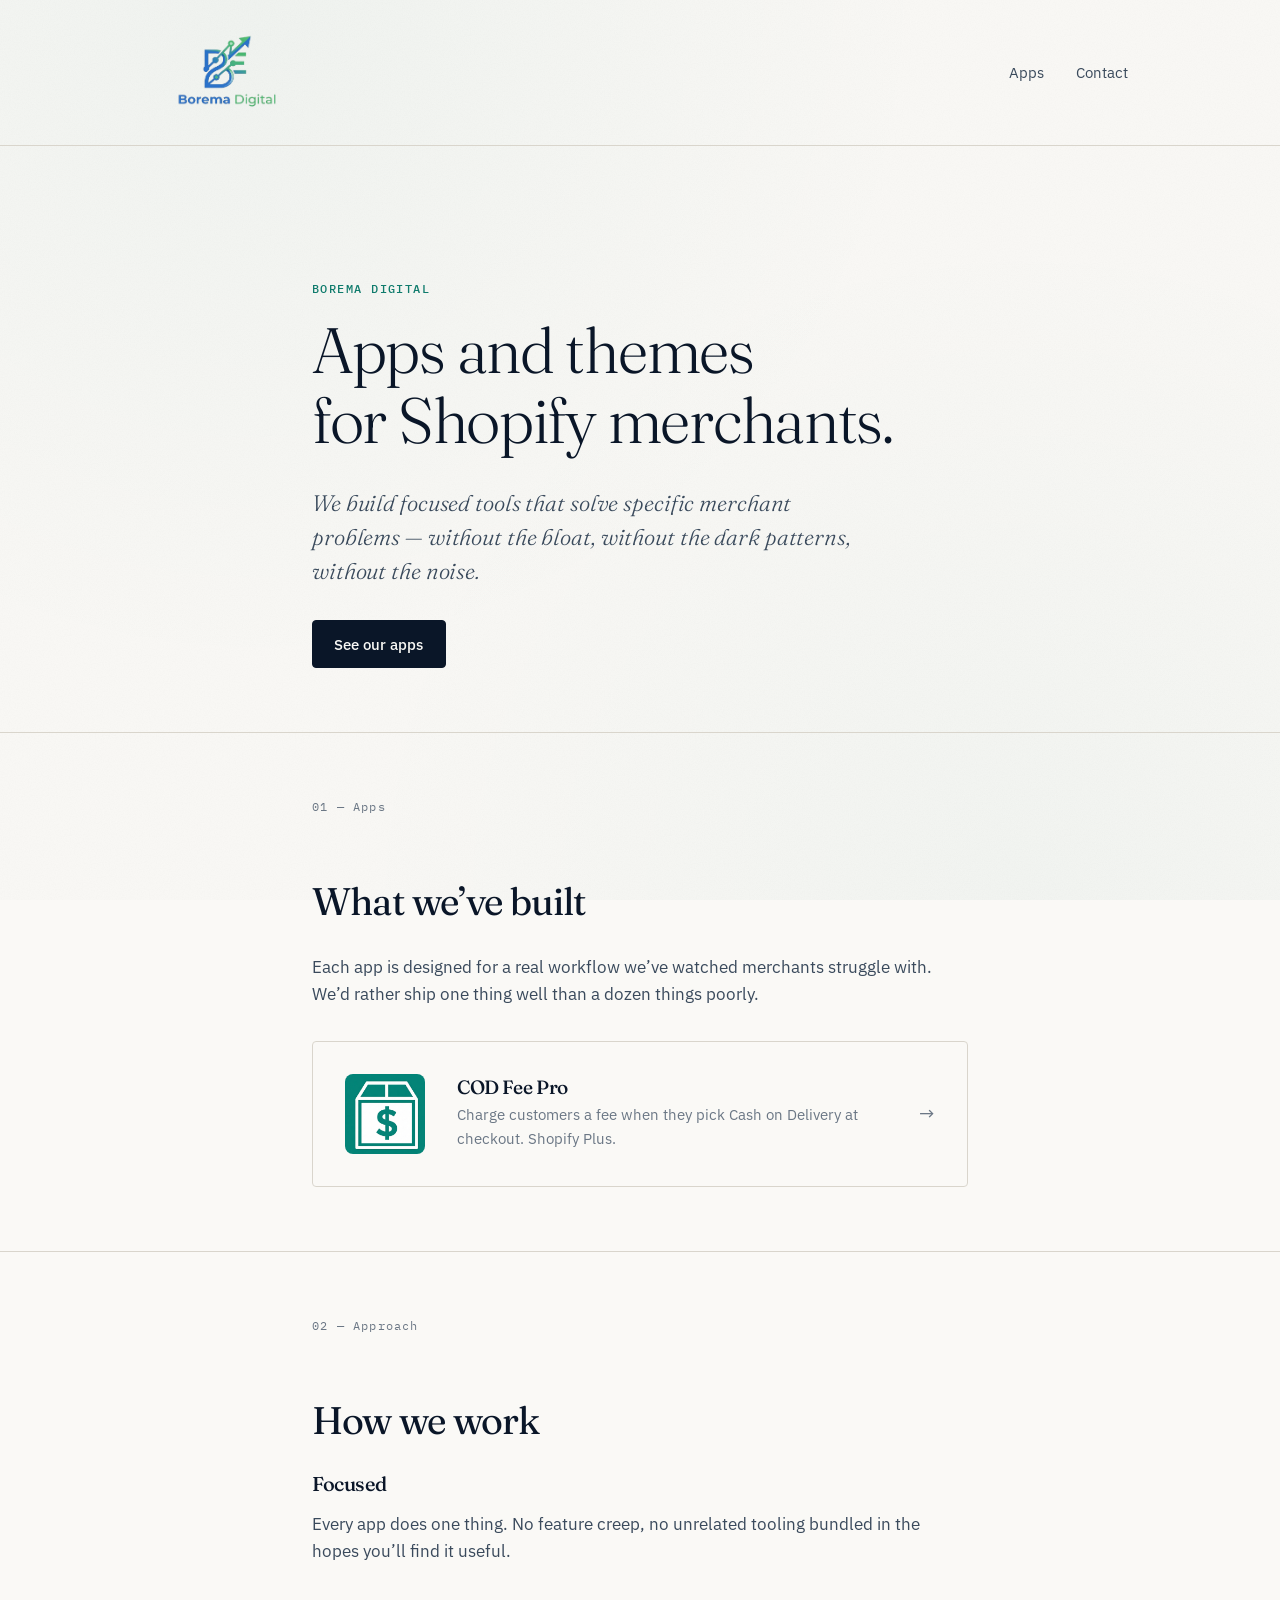
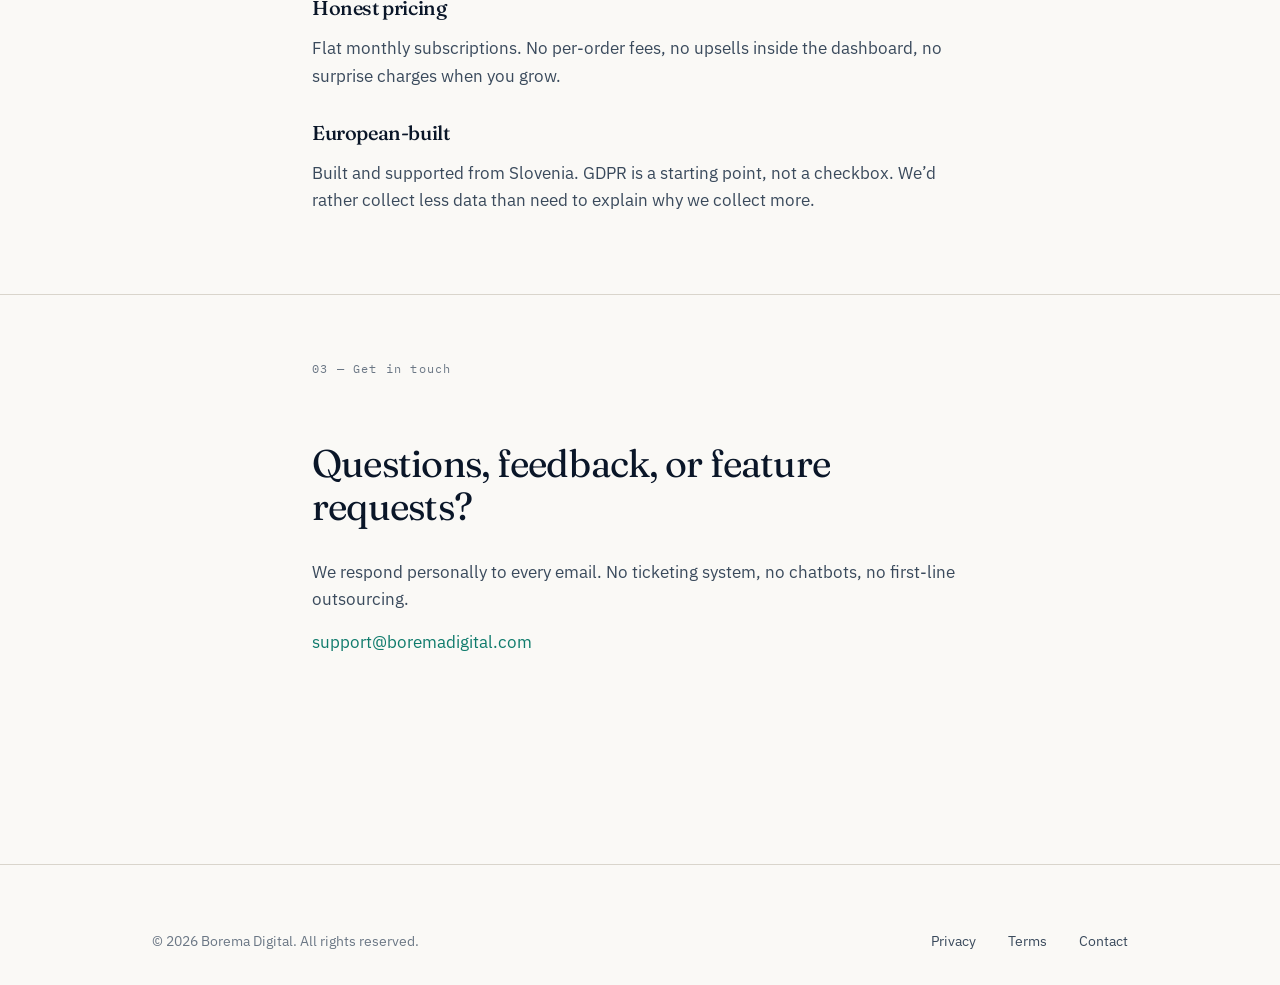
<file: index.html>
<!DOCTYPE html>
<html lang="en">
<head>
<meta charset="UTF-8" />
<meta name="viewport" content="width=device-width, initial-scale=1.0" />
<title>Borema Digital — Apps and themes for Shopify</title>
<meta name="description" content="Borema Digital builds apps, themes, and tools for Shopify merchants. Polished, focused, made for stores that care about details." />
<meta property="og:title" content="Borema Digital" />
<meta property="og:description" content="Apps and themes for Shopify merchants." />
<meta property="og:type" content="website" />
<meta property="og:url" content="https://boremadigital.com" />
<link rel="icon" type="image/png" href="/assets/favicon-96x96.png" sizes="96x96" />
<link rel="icon" type="image/svg+xml" href="/assets/favicon.svg" />
<link rel="shortcut icon" href="/assets/favicon.ico" />
<link rel="apple-touch-icon" sizes="180x180" href="/assets/apple-touch-icon.png" />
<link rel="stylesheet" href="/assets/styles.css" />
</head>
<body>

<header class="site-header">
  <div class="container-wide">
    <a href="/" class="logo">
      <img src="/assets/borema-logo.png" alt="" />
    </a>
    <nav class="site-nav">
      <a href="/#apps">Apps</a>
      <a href="/contact/">Contact</a>
    </nav>
  </div>
</header>

<main>

  <section class="hero">
    <div class="container">
      <span class="eyebrow">Borema Digital</span>
      <h1>Apps and themes<br />for Shopify merchants.</h1>
      <p class="lead">
        We build focused tools that solve specific merchant problems —
        without the bloat, without the dark patterns, without the noise.
      </p>
      <div class="actions" style="margin-top: var(--space-md);">
        <a href="#apps" class="btn">See our apps</a>
      </div>
    </div>
  </section>

  <section class="section" id="apps">
    <div class="container">
      <span class="section-num">01 — Apps</span>
      <h2>What we&rsquo;ve built</h2>
      <p>
        Each app is designed for a real workflow we&rsquo;ve watched
        merchants struggle with. We&rsquo;d rather ship one thing well
        than a dozen things poorly.
      </p>

      <div class="apps">
        <a href="/apps/cod-fee-pro/" class="app-card">
          <div class="icon">
            <img src="/assets/cod-fee-pro-icon.png" alt="" />
          </div>
          <div class="meta">
            <h3>COD Fee Pro</h3>
            <p>Charge customers a fee when they pick Cash on Delivery at checkout. Shopify Plus.</p>
          </div>
          <span class="arrow" aria-hidden="true">&rarr;</span>
        </a>
      </div>
    </div>
  </section>

  <section class="section">
    <div class="container">
      <span class="section-num">02 — Approach</span>
      <h2>How we work</h2>

      <h3>Focused</h3>
      <p>
        Every app does one thing. No feature creep, no unrelated tooling
        bundled in the hopes you&rsquo;ll find it useful.
      </p>

      <h3>Honest pricing</h3>
      <p>
        Flat monthly subscriptions. No per-order fees, no upsells inside
        the dashboard, no surprise charges when you grow.
      </p>

      <h3>European-built</h3>
      <p>
        Built and supported from Slovenia. GDPR is a starting point, not
        a checkbox. We&rsquo;d rather collect less data than need to
        explain why we collect more.
      </p>
    </div>
  </section>

  <section class="section">
    <div class="container">
      <span class="section-num">03 — Get in touch</span>
      <h2>Questions, feedback, or feature requests?</h2>
      <p>
        We respond personally to every email. No ticketing system,
        no chatbots, no first-line outsourcing.
      </p>
      <p>
        <a href="mailto:support@boremadigital.com">support@boremadigital.com</a>
      </p>
    </div>
  </section>

</main>

<footer class="site-footer">
  <div class="container-wide">
    <div>
      &copy; <span id="year">2026</span> Borema Digital. All rights reserved.
    </div>
    <nav>
      <a href="/privacy/">Privacy</a>
      <a href="/terms/">Terms</a>
      <a href="/contact/">Contact</a>
    </nav>
  </div>
</footer>

<script>
  document.getElementById('year').textContent = new Date().getFullYear();
</script>

</body>
</html>
</file>
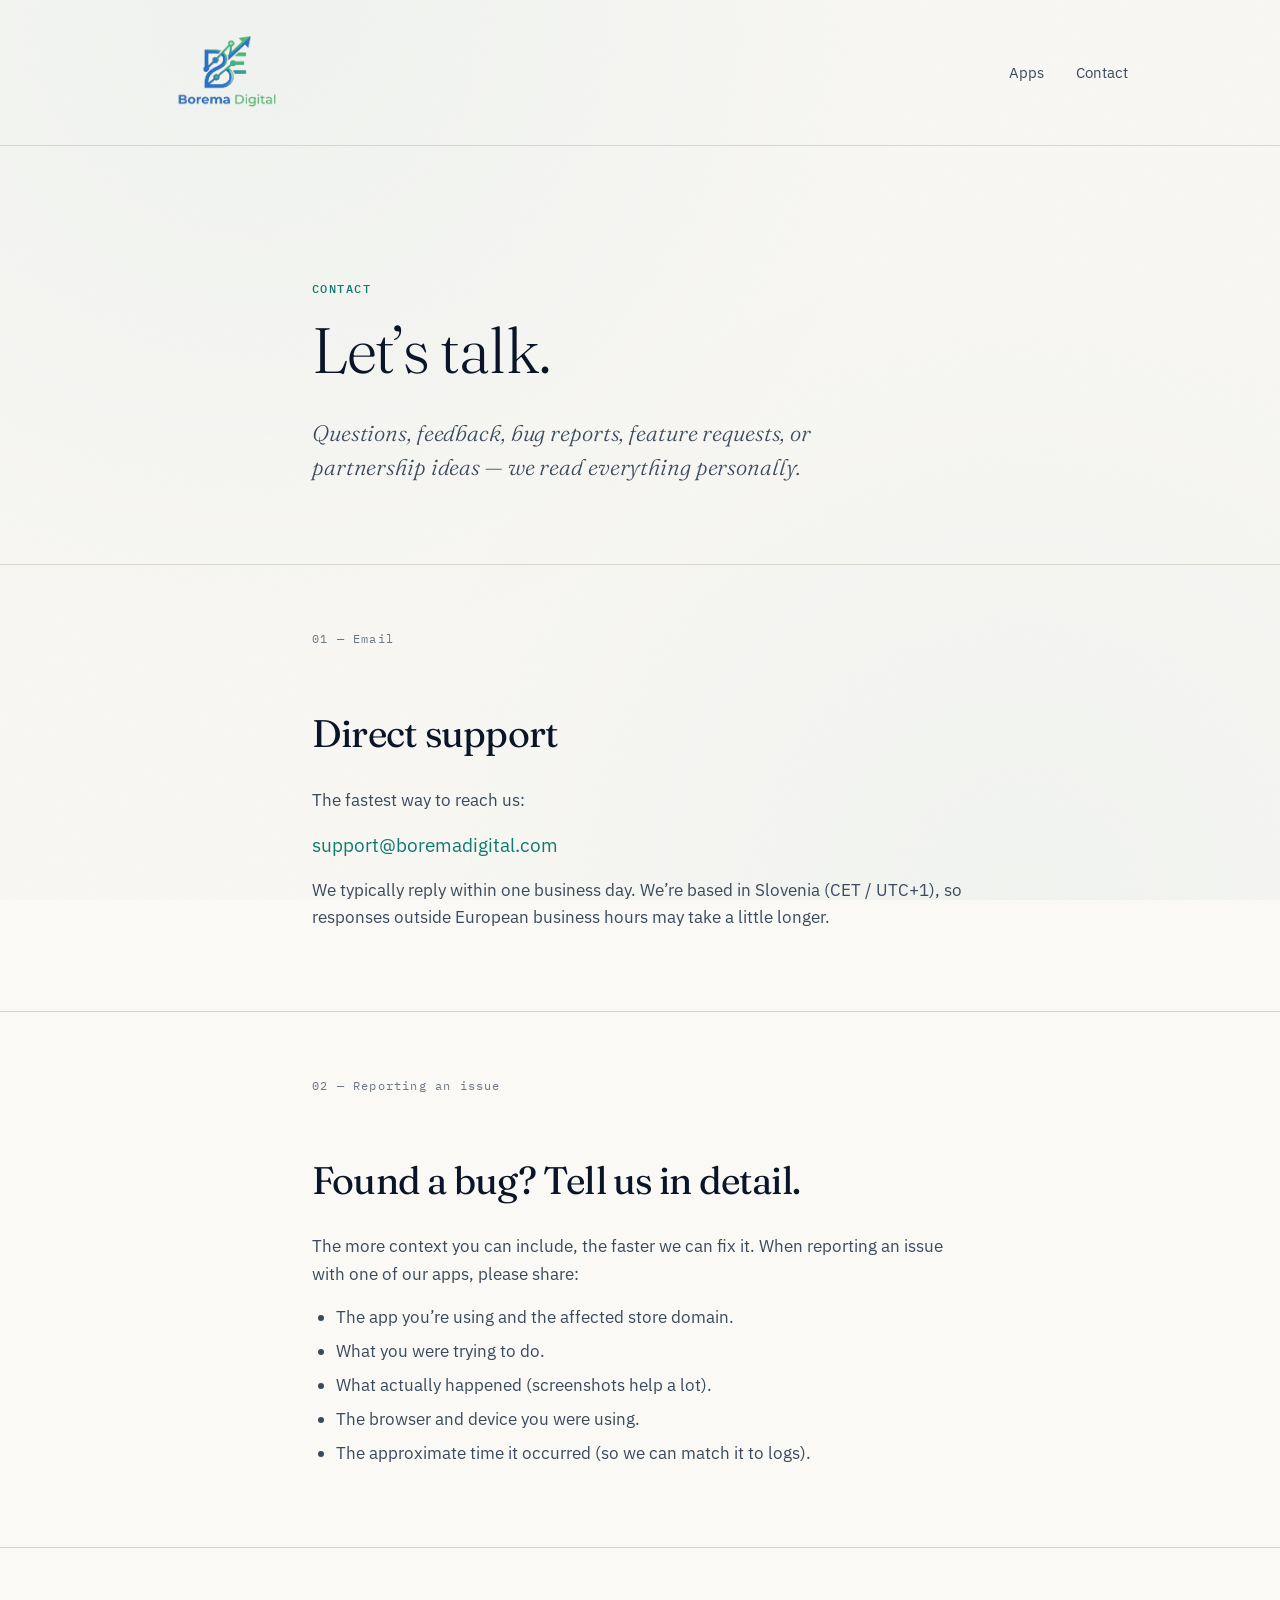
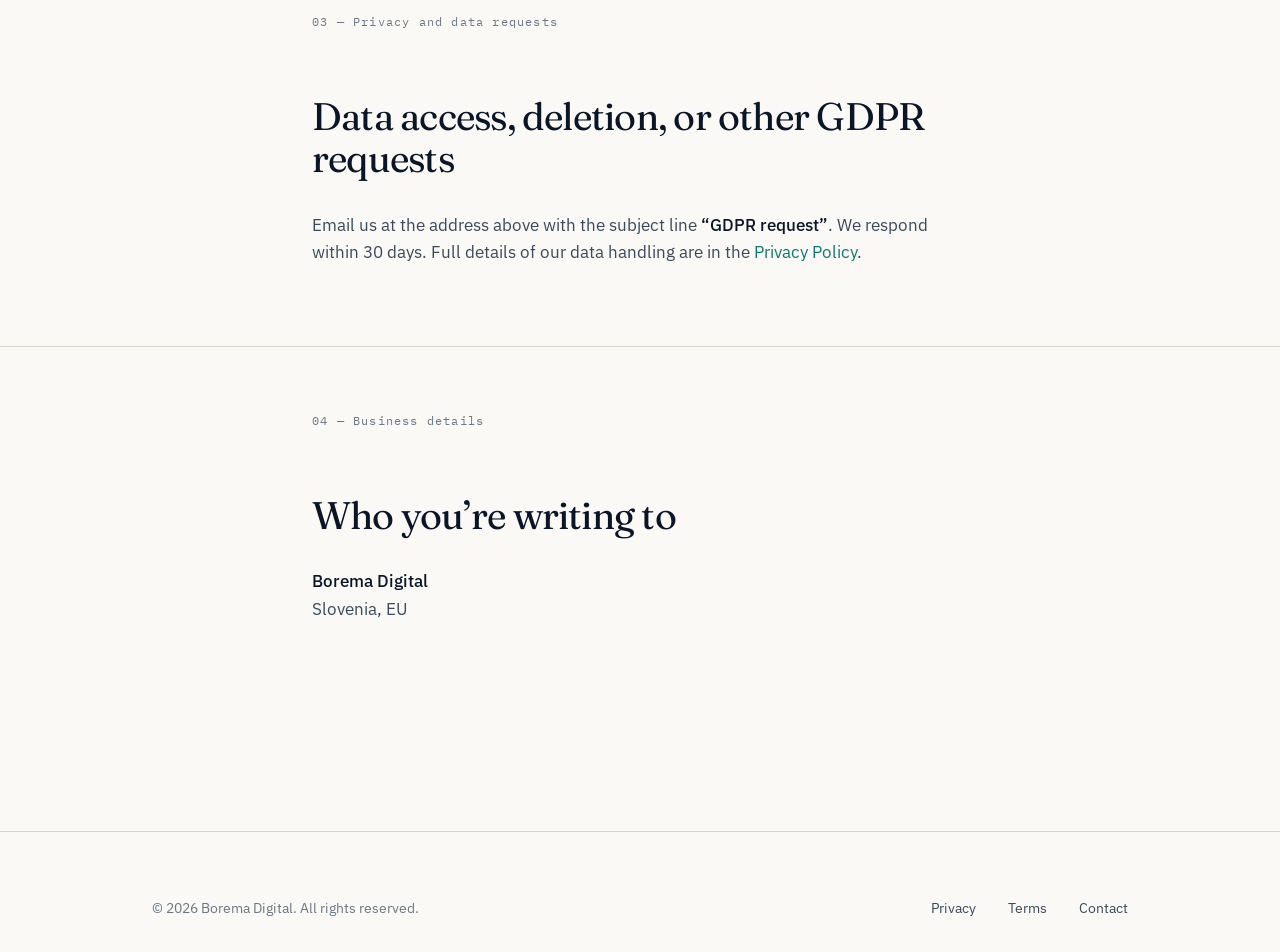
<file: contact/index.html>
<!DOCTYPE html>
<html lang="en">
<head>
<meta charset="UTF-8" />
<meta name="viewport" content="width=device-width, initial-scale=1.0" />
<title>Contact — Borema Digital</title>
<meta name="description" content="Get in touch with Borema Digital." />
<link rel="icon" type="image/png" href="/assets/favicon.png" />
<link rel="stylesheet" href="/assets/styles.css" />
</head>
<body>

<header class="site-header">
  <div class="container-wide">
    <a href="/" class="logo">
      <img src="/assets/borema-logo.png" alt="" />
    </a>
    <nav class="site-nav">
      <a href="/#apps">Apps</a>
      <a href="/contact/">Contact</a>
    </nav>
  </div>
</header>

<main>

  <section class="hero">
    <div class="container">
      <span class="eyebrow">Contact</span>
      <h1>Let&rsquo;s talk.</h1>
      <p class="lead">
        Questions, feedback, bug reports, feature requests, or partnership
        ideas — we read everything personally.
      </p>
    </div>
  </section>

  <section class="section">
    <div class="container">
      <span class="section-num">01 — Email</span>
      <h2>Direct support</h2>
      <p>
        The fastest way to reach us:
      </p>
      <p style="font-size: 1.2rem;">
        <a href="mailto:support@boremadigital.com">support@boremadigital.com</a>
      </p>
      <p>
        We typically reply within one business day. We&rsquo;re based
        in Slovenia (CET / UTC+1), so responses outside European
        business hours may take a little longer.
      </p>
    </div>
  </section>

  <section class="section">
    <div class="container">
      <span class="section-num">02 — Reporting an issue</span>
      <h2>Found a bug? Tell us in detail.</h2>
      <p>
        The more context you can include, the faster we can fix it.
        When reporting an issue with one of our apps, please share:
      </p>
      <ul>
        <li>The app you&rsquo;re using and the affected store domain.</li>
        <li>What you were trying to do.</li>
        <li>What actually happened (screenshots help a lot).</li>
        <li>The browser and device you were using.</li>
        <li>The approximate time it occurred (so we can match it to logs).</li>
      </ul>
    </div>
  </section>

  <section class="section">
    <div class="container">
      <span class="section-num">03 — Privacy and data requests</span>
      <h2>Data access, deletion, or other GDPR requests</h2>
      <p>
        Email us at the address above with the subject line
        <strong>&ldquo;GDPR request&rdquo;</strong>. We respond within
        30 days. Full details of our data handling are in the
        <a href="/privacy/">Privacy Policy</a>.
      </p>
    </div>
  </section>

  <section class="section">
    <div class="container">
      <span class="section-num">04 — Business details</span>
      <h2>Who you&rsquo;re writing to</h2>
      <p>
        <strong>Borema Digital</strong><br />
        Slovenia, EU
      </p>
    </div>
  </section>

</main>

<footer class="site-footer">
  <div class="container-wide">
    <div>
      &copy; <span id="year">2026</span> Borema Digital. All rights reserved.
    </div>
    <nav>
      <a href="/privacy/">Privacy</a>
      <a href="/terms/">Terms</a>
      <a href="/contact/">Contact</a>
    </nav>
  </div>
</footer>

<script>
  document.getElementById('year').textContent = new Date().getFullYear();
</script>

</body>
</html>
</file>
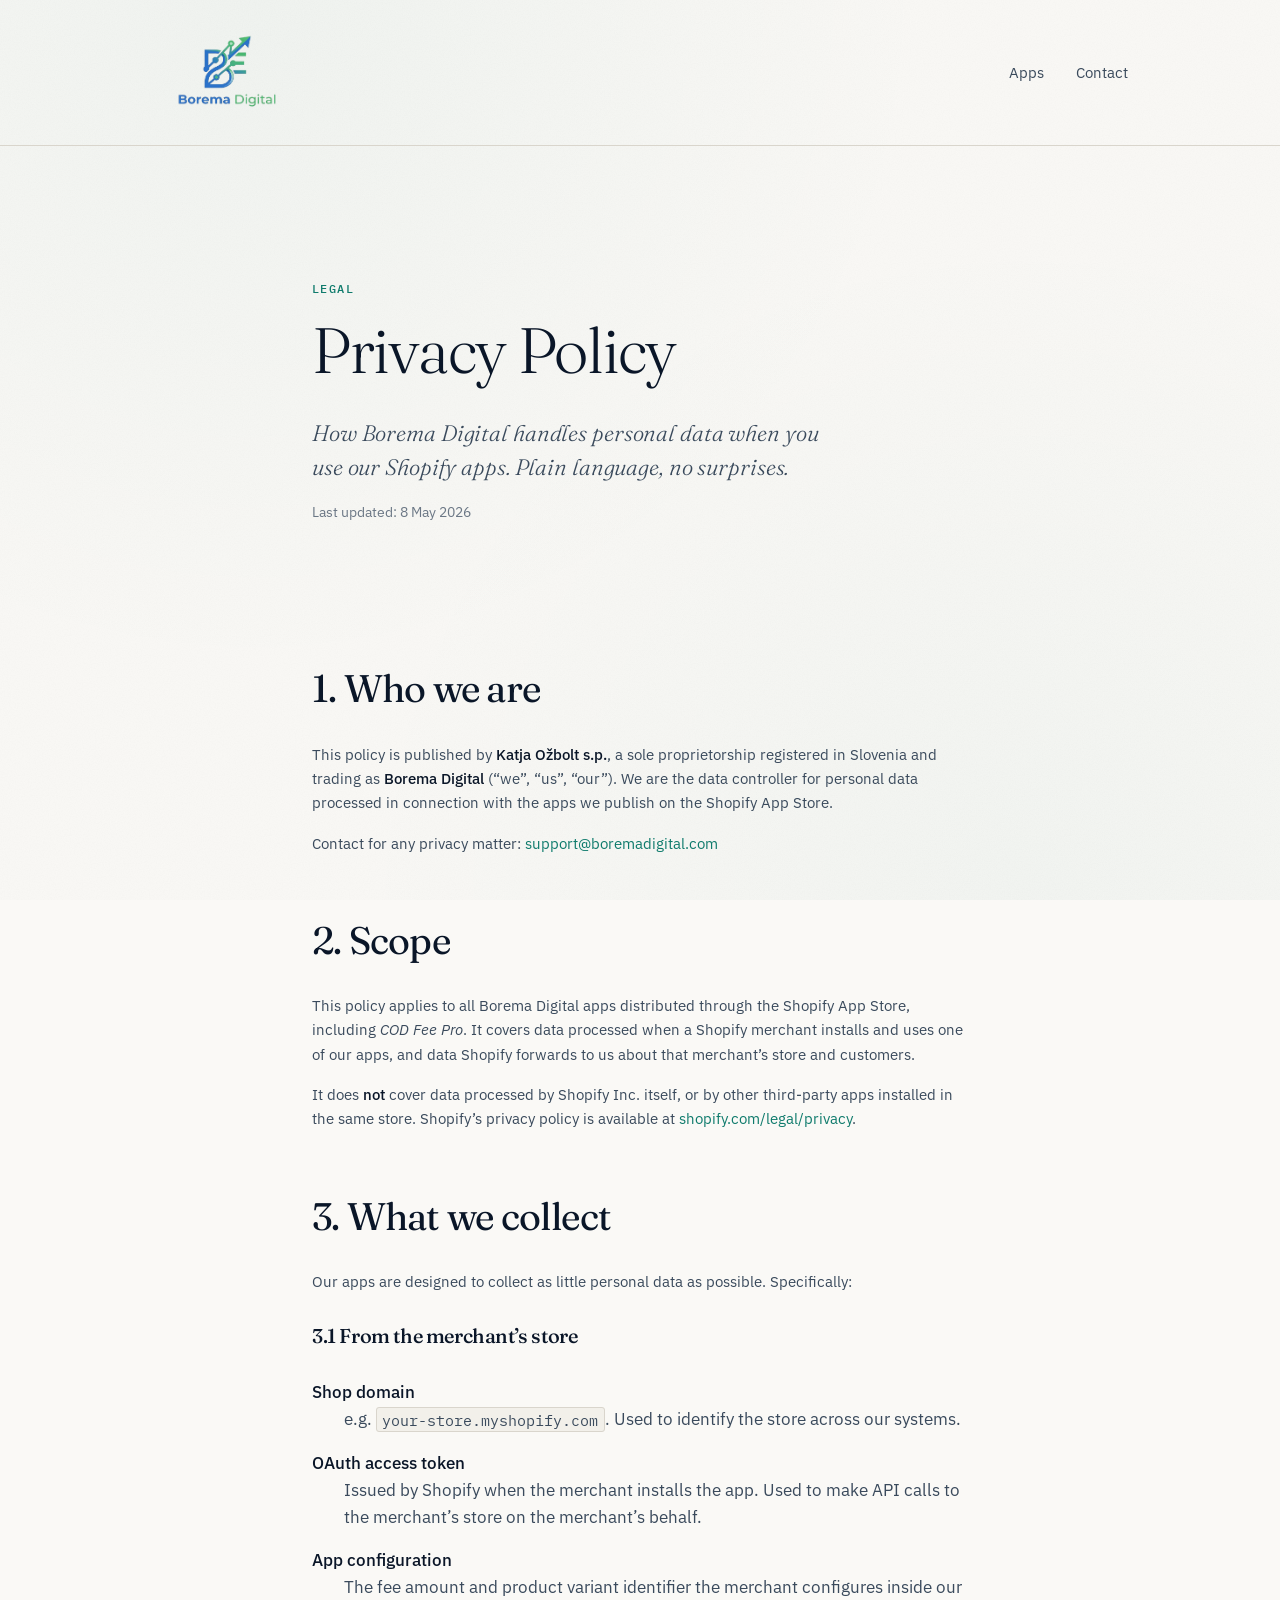
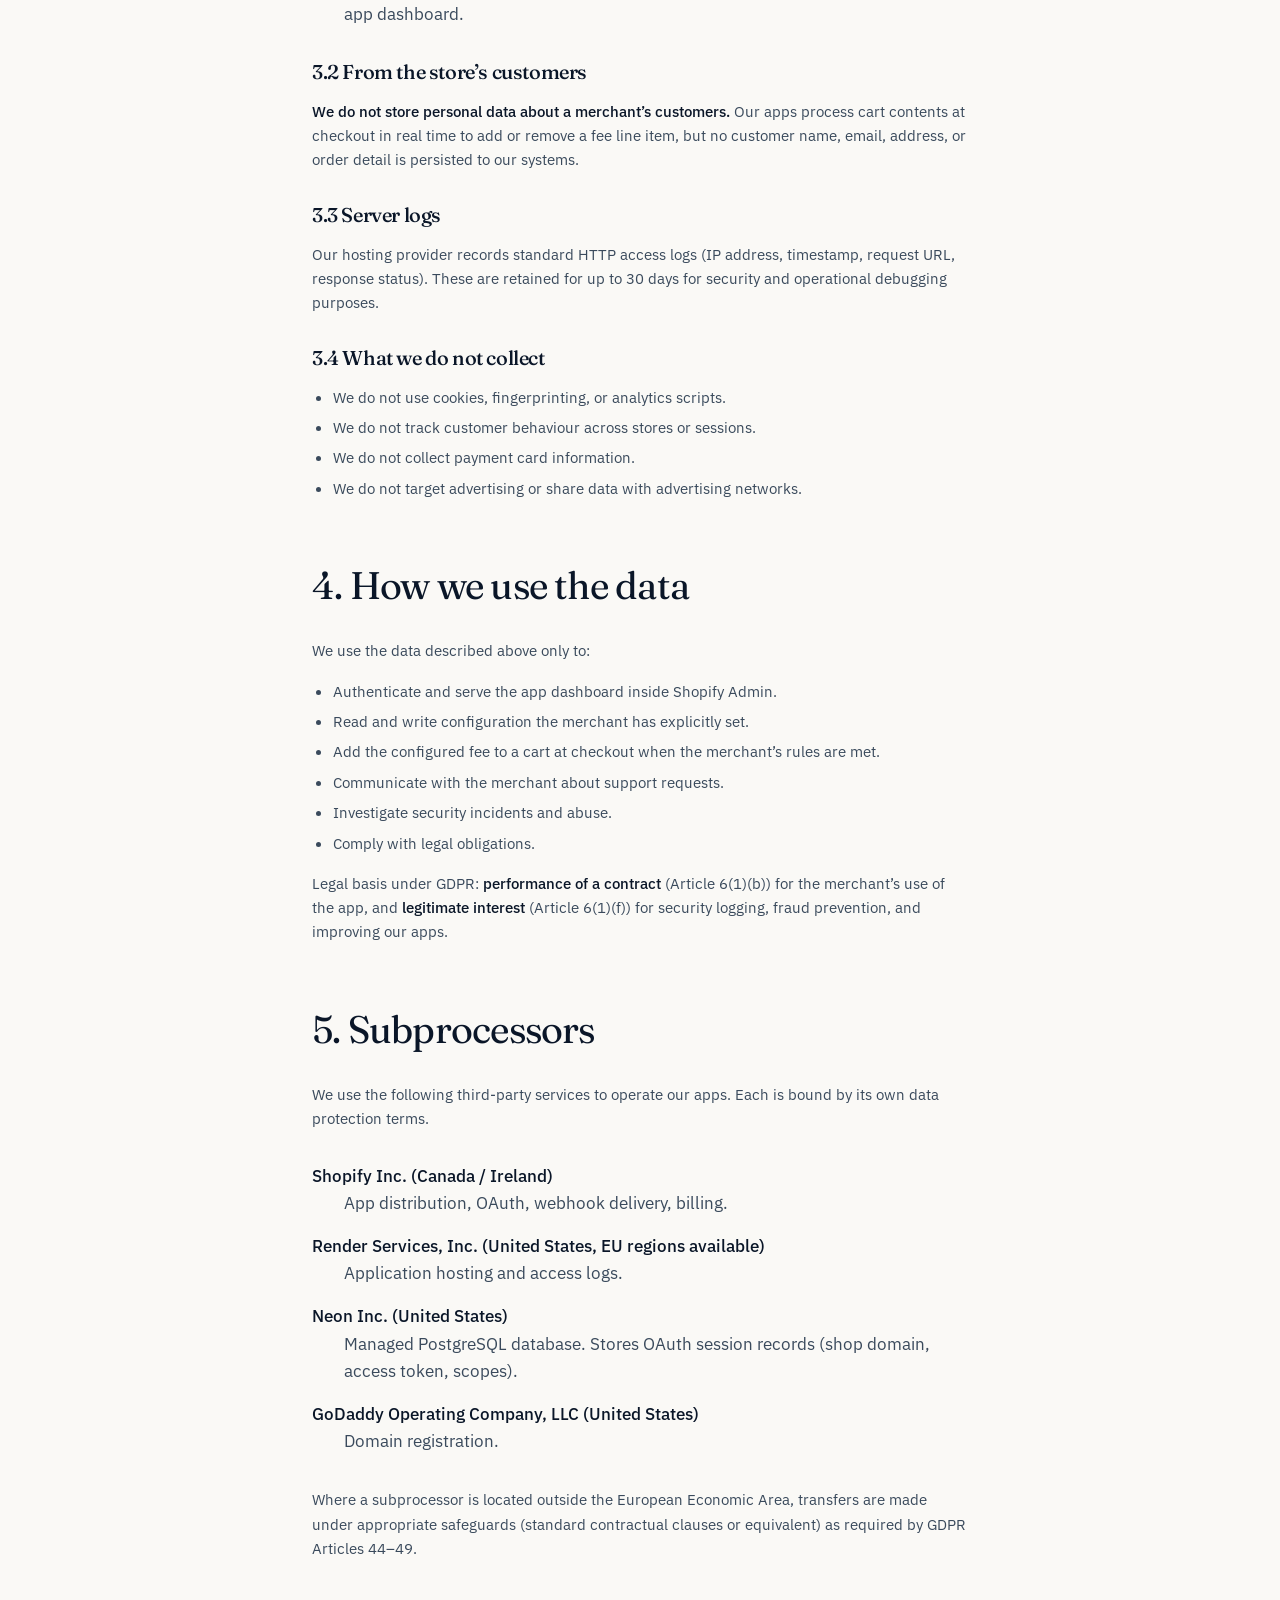
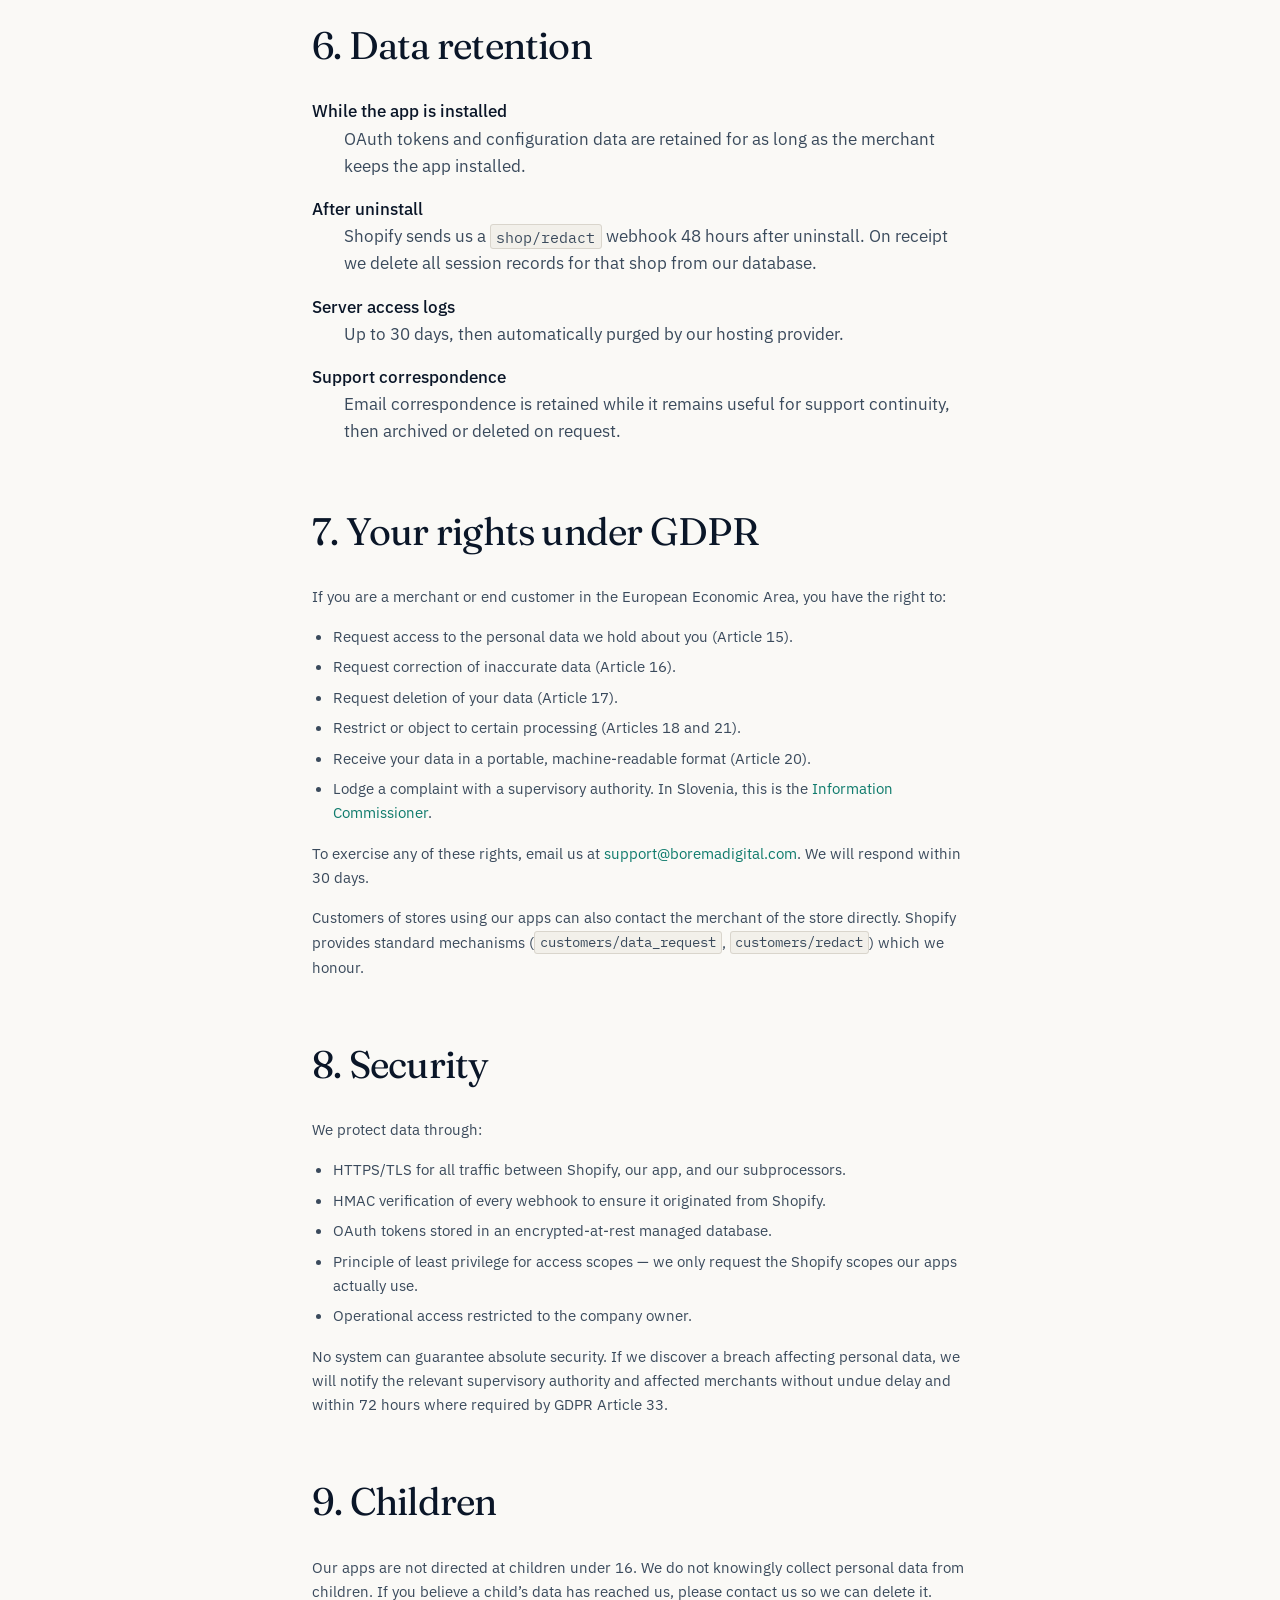
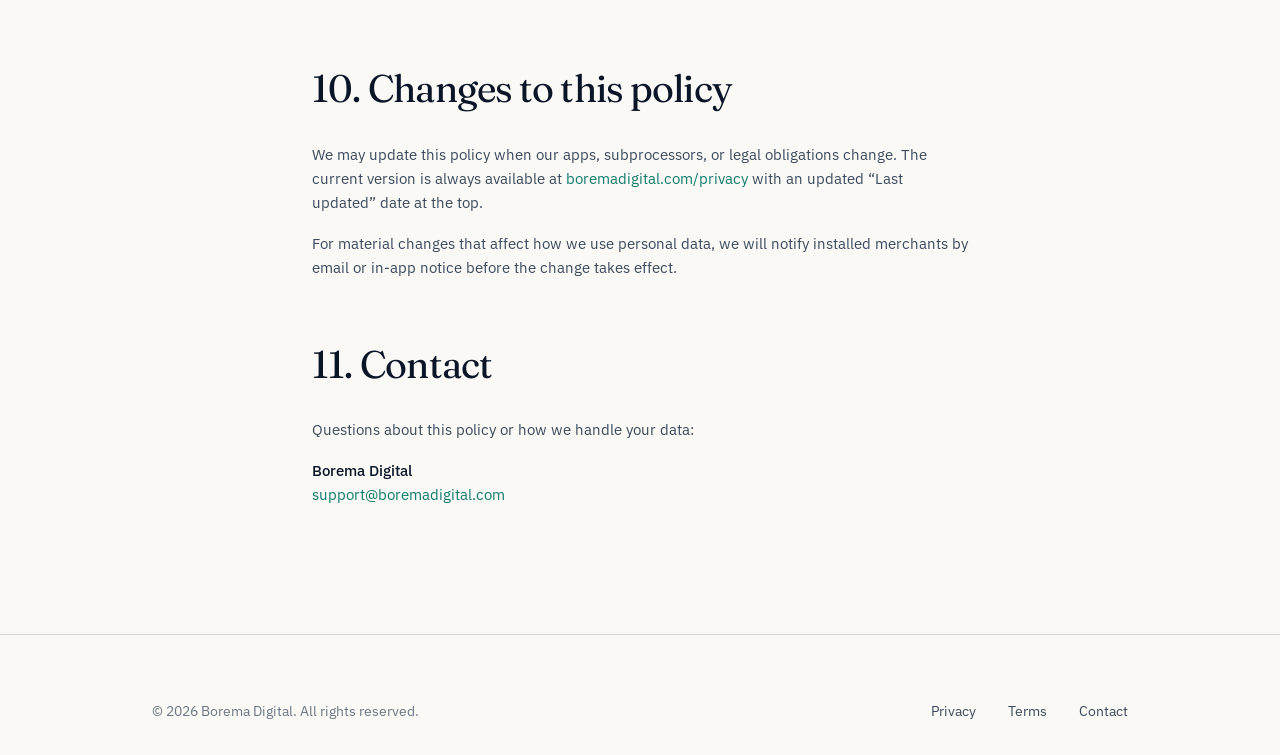
<file: privacy/index.html>
<!DOCTYPE html>
<html lang="en">
<head>
<meta charset="UTF-8" />
<meta name="viewport" content="width=device-width, initial-scale=1.0" />
<title>Privacy Policy — Borema Digital</title>
<meta name="description" content="Privacy policy for Borema Digital and its Shopify apps." />
<link rel="icon" type="image/png" href="/assets/favicon.png" />
<link rel="stylesheet" href="/assets/styles.css" />
</head>
<body>

<header class="site-header">
  <div class="container-wide">
    <a href="/" class="logo">
      <img src="/assets/borema-logo.png" alt="" />
    </a>
    <nav class="site-nav">
      <a href="/#apps">Apps</a>
      <a href="/contact/">Contact</a>
    </nav>
  </div>
</header>

<main>

  <section class="hero">
    <div class="container">
      <span class="eyebrow">Legal</span>
      <h1>Privacy Policy</h1>
      <p class="lead">
        How Borema Digital handles personal data when you use our
        Shopify apps. Plain language, no surprises.
      </p>
      <p class="muted small">Last updated: 8 May 2026</p>
    </div>
  </section>

  <section class="container prose">

    <h2>1. Who we are</h2>
    <p>
      This policy is published by <strong>Katja Ožbolt s.p.</strong>,
      a sole proprietorship registered in Slovenia and trading as
      <strong>Borema Digital</strong> (&ldquo;we&rdquo;, &ldquo;us&rdquo;,
      &ldquo;our&rdquo;). We are the data controller for personal data
      processed in connection with the apps we publish on the Shopify
      App Store.
    </p>
    <p>
      Contact for any privacy matter:
      <a href="mailto:support@boremadigital.com">support@boremadigital.com</a>
    </p>

    <h2>2. Scope</h2>
    <p>
      This policy applies to all Borema Digital apps distributed
      through the Shopify App Store, including <em>COD Fee Pro</em>.
      It covers data processed when a Shopify merchant installs and
      uses one of our apps, and data Shopify forwards to us about that
      merchant&rsquo;s store and customers.
    </p>
    <p>
      It does <strong>not</strong> cover data processed by Shopify Inc.
      itself, or by other third-party apps installed in the same store.
      Shopify&rsquo;s privacy policy is available at
      <a href="https://www.shopify.com/legal/privacy" rel="noopener">shopify.com/legal/privacy</a>.
    </p>

    <h2>3. What we collect</h2>
    <p>
      Our apps are designed to collect as little personal data as
      possible. Specifically:
    </p>

    <h3>3.1 From the merchant&rsquo;s store</h3>
    <dl>
      <dt>Shop domain</dt>
      <dd>e.g. <code>your-store.myshopify.com</code>. Used to identify the store across our systems.</dd>

      <dt>OAuth access token</dt>
      <dd>Issued by Shopify when the merchant installs the app. Used to make API calls to the merchant&rsquo;s store on the merchant&rsquo;s behalf.</dd>

      <dt>App configuration</dt>
      <dd>The fee amount and product variant identifier the merchant configures inside our app dashboard.</dd>
    </dl>

    <h3>3.2 From the store&rsquo;s customers</h3>
    <p>
      <strong>We do not store personal data about a merchant&rsquo;s
      customers.</strong> Our apps process cart contents at checkout in
      real time to add or remove a fee line item, but no customer name,
      email, address, or order detail is persisted to our systems.
    </p>

    <h3>3.3 Server logs</h3>
    <p>
      Our hosting provider records standard HTTP access logs (IP
      address, timestamp, request URL, response status). These are
      retained for up to 30 days for security and operational debugging
      purposes.
    </p>

    <h3>3.4 What we do not collect</h3>
    <ul>
      <li>We do not use cookies, fingerprinting, or analytics scripts.</li>
      <li>We do not track customer behaviour across stores or sessions.</li>
      <li>We do not collect payment card information.</li>
      <li>We do not target advertising or share data with advertising networks.</li>
    </ul>

    <h2>4. How we use the data</h2>
    <p>
      We use the data described above only to:
    </p>
    <ul>
      <li>Authenticate and serve the app dashboard inside Shopify Admin.</li>
      <li>Read and write configuration the merchant has explicitly set.</li>
      <li>Add the configured fee to a cart at checkout when the merchant&rsquo;s rules are met.</li>
      <li>Communicate with the merchant about support requests.</li>
      <li>Investigate security incidents and abuse.</li>
      <li>Comply with legal obligations.</li>
    </ul>
    <p>
      Legal basis under GDPR: <strong>performance of a contract</strong>
      (Article 6(1)(b)) for the merchant&rsquo;s use of the app, and
      <strong>legitimate interest</strong> (Article 6(1)(f)) for
      security logging, fraud prevention, and improving our apps.
    </p>

    <h2>5. Subprocessors</h2>
    <p>
      We use the following third-party services to operate our apps.
      Each is bound by its own data protection terms.
    </p>

    <dl>
      <dt>Shopify Inc. (Canada / Ireland)</dt>
      <dd>App distribution, OAuth, webhook delivery, billing.</dd>

      <dt>Render Services, Inc. (United States, EU regions available)</dt>
      <dd>Application hosting and access logs.</dd>

      <dt>Neon Inc. (United States)</dt>
      <dd>Managed PostgreSQL database. Stores OAuth session records (shop domain, access token, scopes).</dd>

      <dt>GoDaddy Operating Company, LLC (United States)</dt>
      <dd>Domain registration.</dd>
    </dl>

    <p>
      Where a subprocessor is located outside the European Economic
      Area, transfers are made under appropriate safeguards (standard
      contractual clauses or equivalent) as required by GDPR Articles 44–49.
    </p>

    <h2>6. Data retention</h2>
    <dl>
      <dt>While the app is installed</dt>
      <dd>OAuth tokens and configuration data are retained for as long as the merchant keeps the app installed.</dd>

      <dt>After uninstall</dt>
      <dd>Shopify sends us a <code>shop/redact</code> webhook 48 hours after uninstall. On receipt we delete all session records for that shop from our database.</dd>

      <dt>Server access logs</dt>
      <dd>Up to 30 days, then automatically purged by our hosting provider.</dd>

      <dt>Support correspondence</dt>
      <dd>Email correspondence is retained while it remains useful for support continuity, then archived or deleted on request.</dd>
    </dl>

    <h2>7. Your rights under GDPR</h2>
    <p>
      If you are a merchant or end customer in the European Economic
      Area, you have the right to:
    </p>
    <ul>
      <li>Request access to the personal data we hold about you (Article 15).</li>
      <li>Request correction of inaccurate data (Article 16).</li>
      <li>Request deletion of your data (Article 17).</li>
      <li>Restrict or object to certain processing (Articles 18 and 21).</li>
      <li>Receive your data in a portable, machine-readable format (Article 20).</li>
      <li>Lodge a complaint with a supervisory authority. In Slovenia, this is the
        <a href="https://www.ip-rs.si" rel="noopener">Information Commissioner</a>.</li>
    </ul>
    <p>
      To exercise any of these rights, email us at
      <a href="mailto:support@boremadigital.com">support@boremadigital.com</a>.
      We will respond within 30 days.
    </p>
    <p>
      Customers of stores using our apps can also contact the
      merchant of the store directly. Shopify provides standard
      mechanisms (<code>customers/data_request</code>,
      <code>customers/redact</code>) which we honour.
    </p>

    <h2>8. Security</h2>
    <p>
      We protect data through:
    </p>
    <ul>
      <li>HTTPS/TLS for all traffic between Shopify, our app, and our subprocessors.</li>
      <li>HMAC verification of every webhook to ensure it originated from Shopify.</li>
      <li>OAuth tokens stored in an encrypted-at-rest managed database.</li>
      <li>Principle of least privilege for access scopes — we only request the Shopify scopes our apps actually use.</li>
      <li>Operational access restricted to the company owner.</li>
    </ul>
    <p>
      No system can guarantee absolute security. If we discover a
      breach affecting personal data, we will notify the relevant
      supervisory authority and affected merchants without undue delay
      and within 72 hours where required by GDPR Article 33.
    </p>

    <h2>9. Children</h2>
    <p>
      Our apps are not directed at children under 16. We do not
      knowingly collect personal data from children. If you believe a
      child&rsquo;s data has reached us, please contact us so we can delete it.
    </p>

    <h2>10. Changes to this policy</h2>
    <p>
      We may update this policy when our apps, subprocessors, or legal
      obligations change. The current version is always available at
      <a href="https://boremadigital.com/privacy/">boremadigital.com/privacy</a>
      with an updated &ldquo;Last updated&rdquo; date at the top.
    </p>
    <p>
      For material changes that affect how we use personal data, we
      will notify installed merchants by email or in-app notice before
      the change takes effect.
    </p>

    <h2>11. Contact</h2>
    <p>
      Questions about this policy or how we handle your data:
    </p>
    <p>
      <strong>Borema Digital</strong><br />
      <a href="mailto:support@boremadigital.com">support@boremadigital.com</a>
    </p>

  </section>

</main>

<footer class="site-footer">
  <div class="container-wide">
    <div>
      &copy; <span id="year">2026</span> Borema Digital. All rights reserved.
    </div>
    <nav>
      <a href="/privacy/">Privacy</a>
      <a href="/terms/">Terms</a>
      <a href="/contact/">Contact</a>
    </nav>
  </div>
</footer>

<script>
  document.getElementById('year').textContent = new Date().getFullYear();
</script>

</body>
</html>
</file>
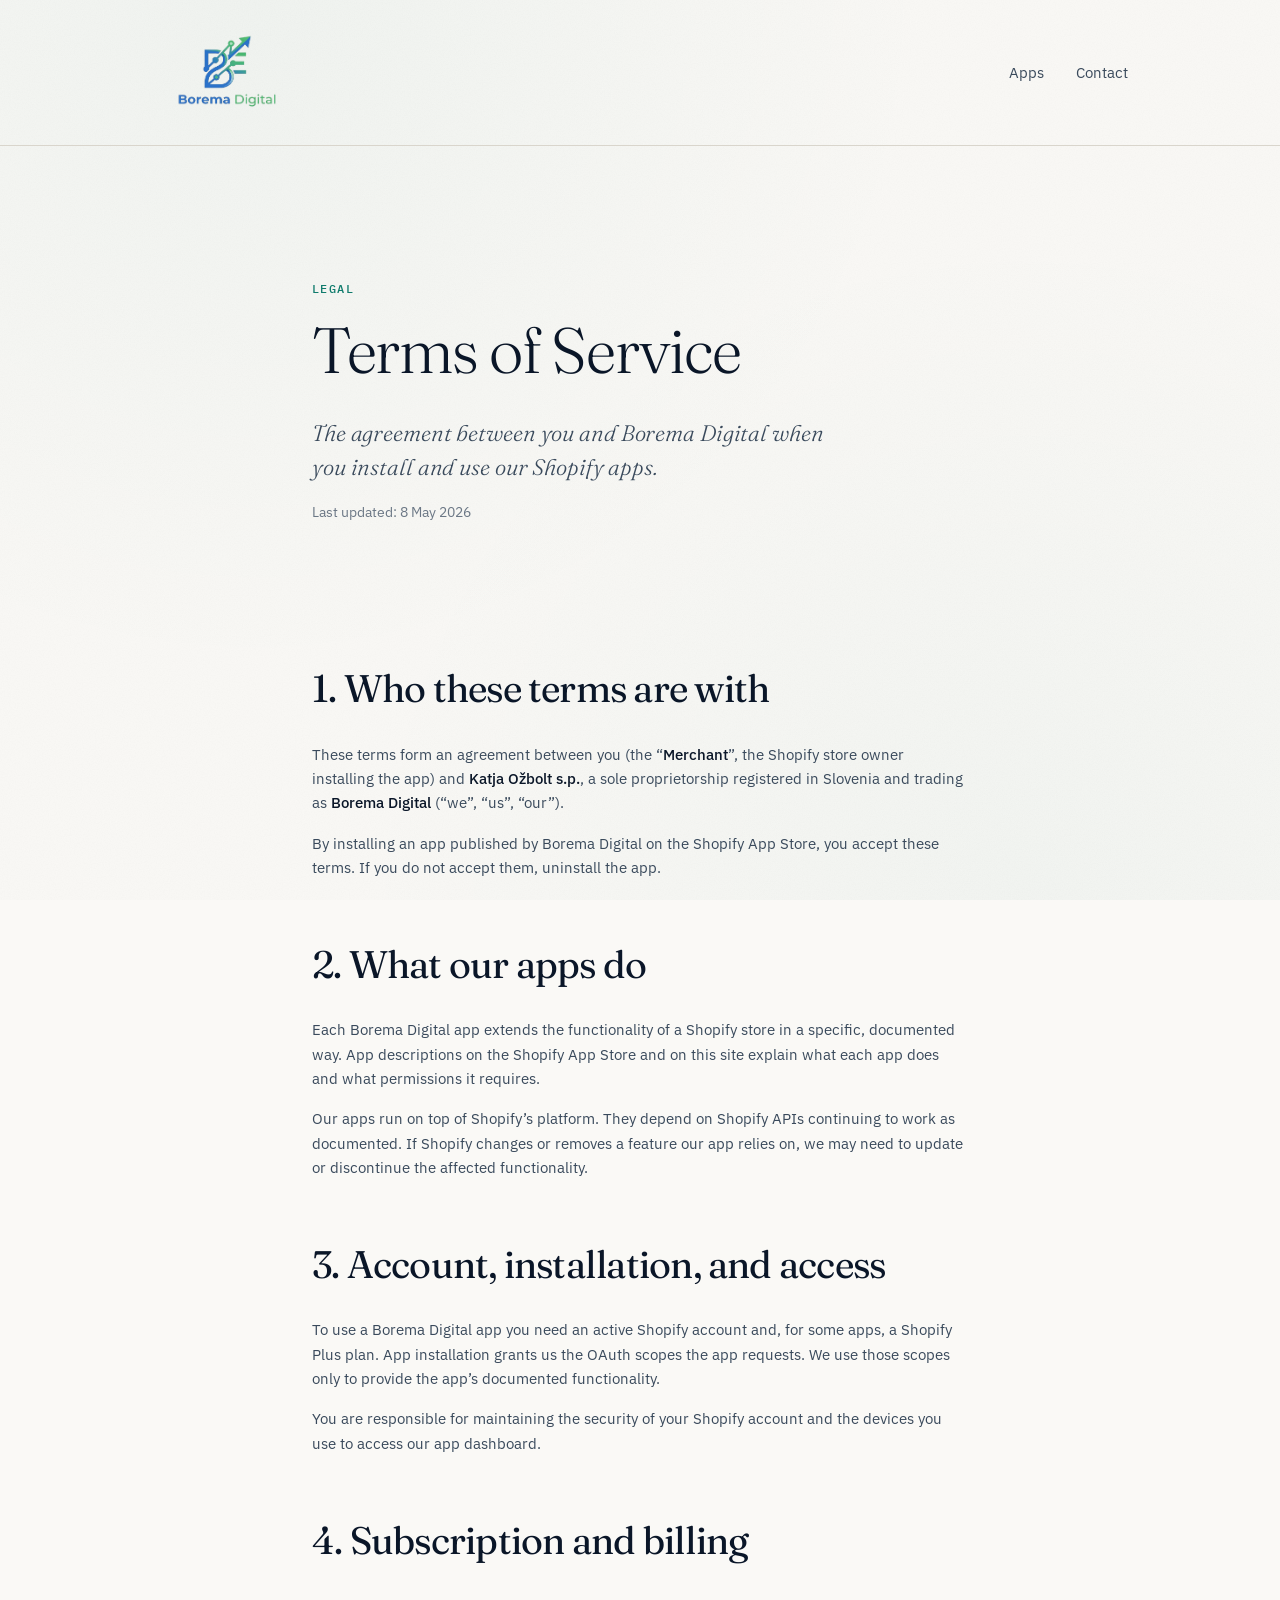
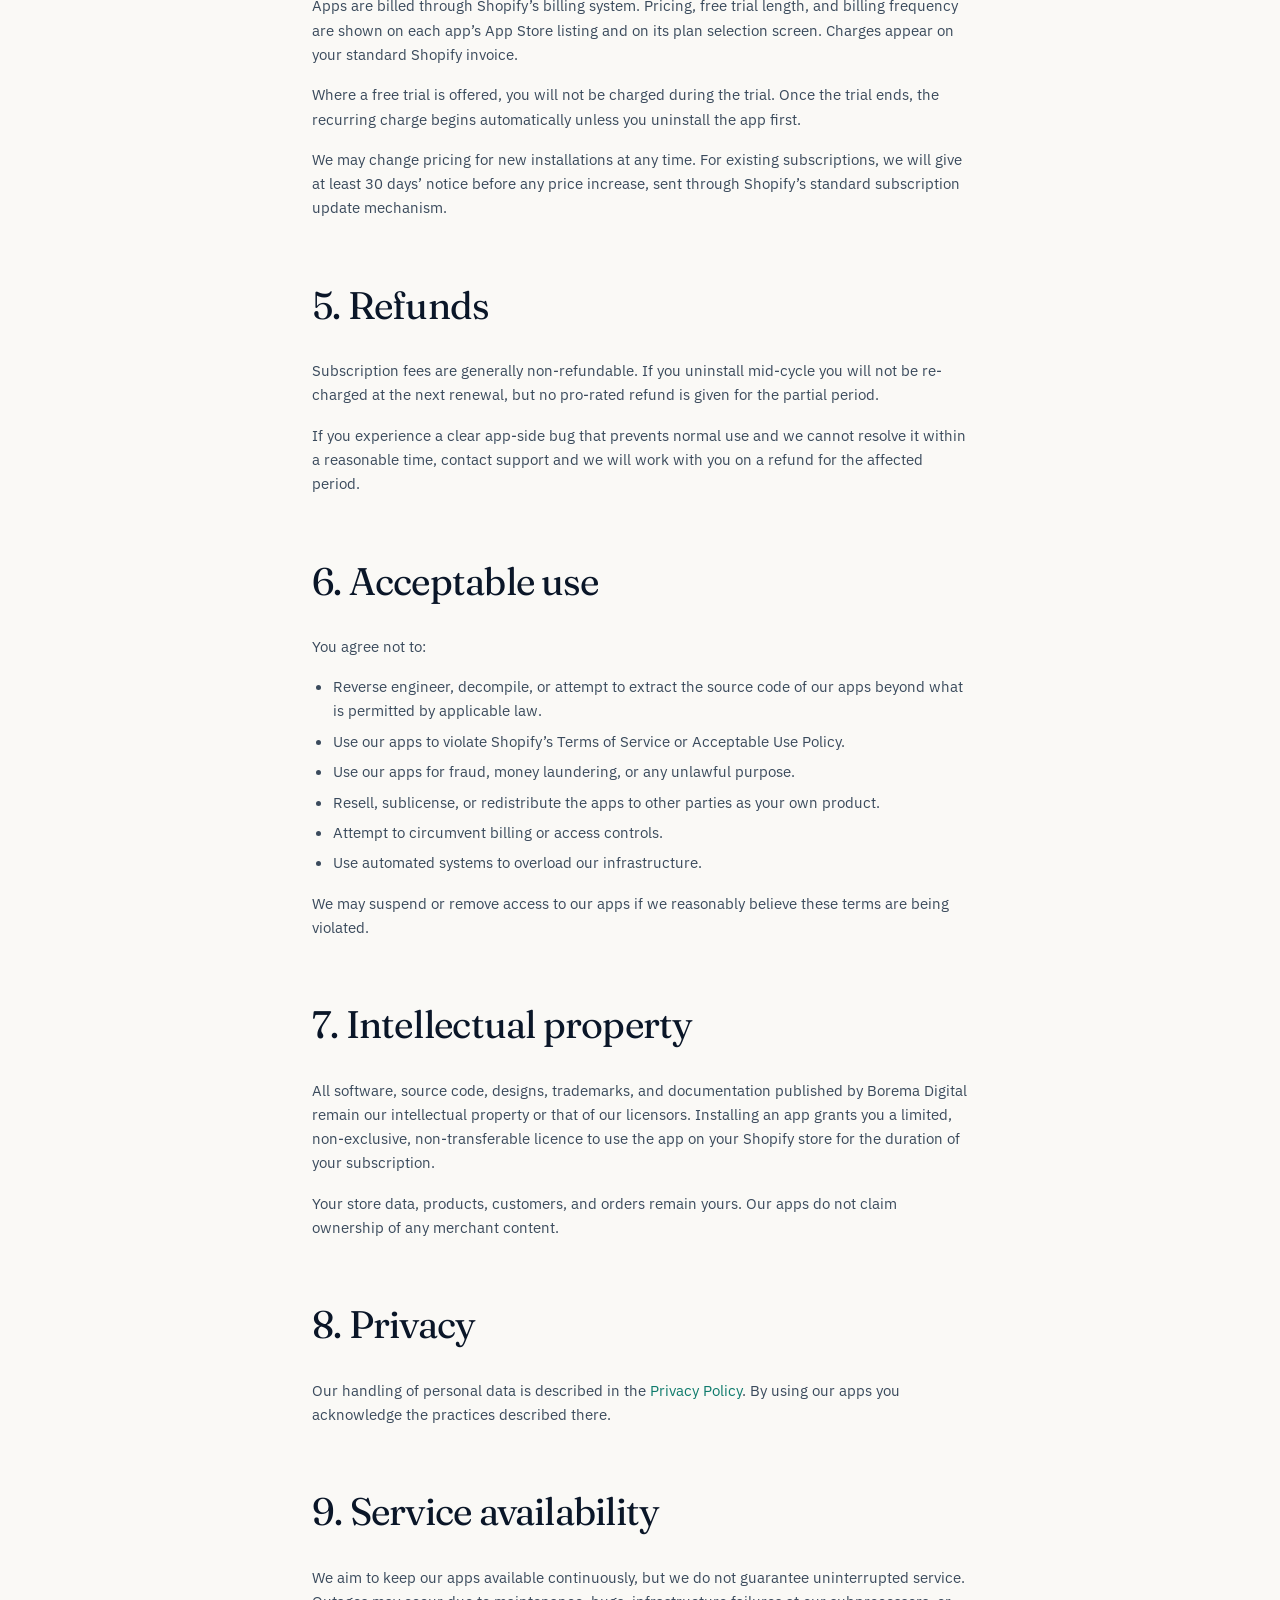
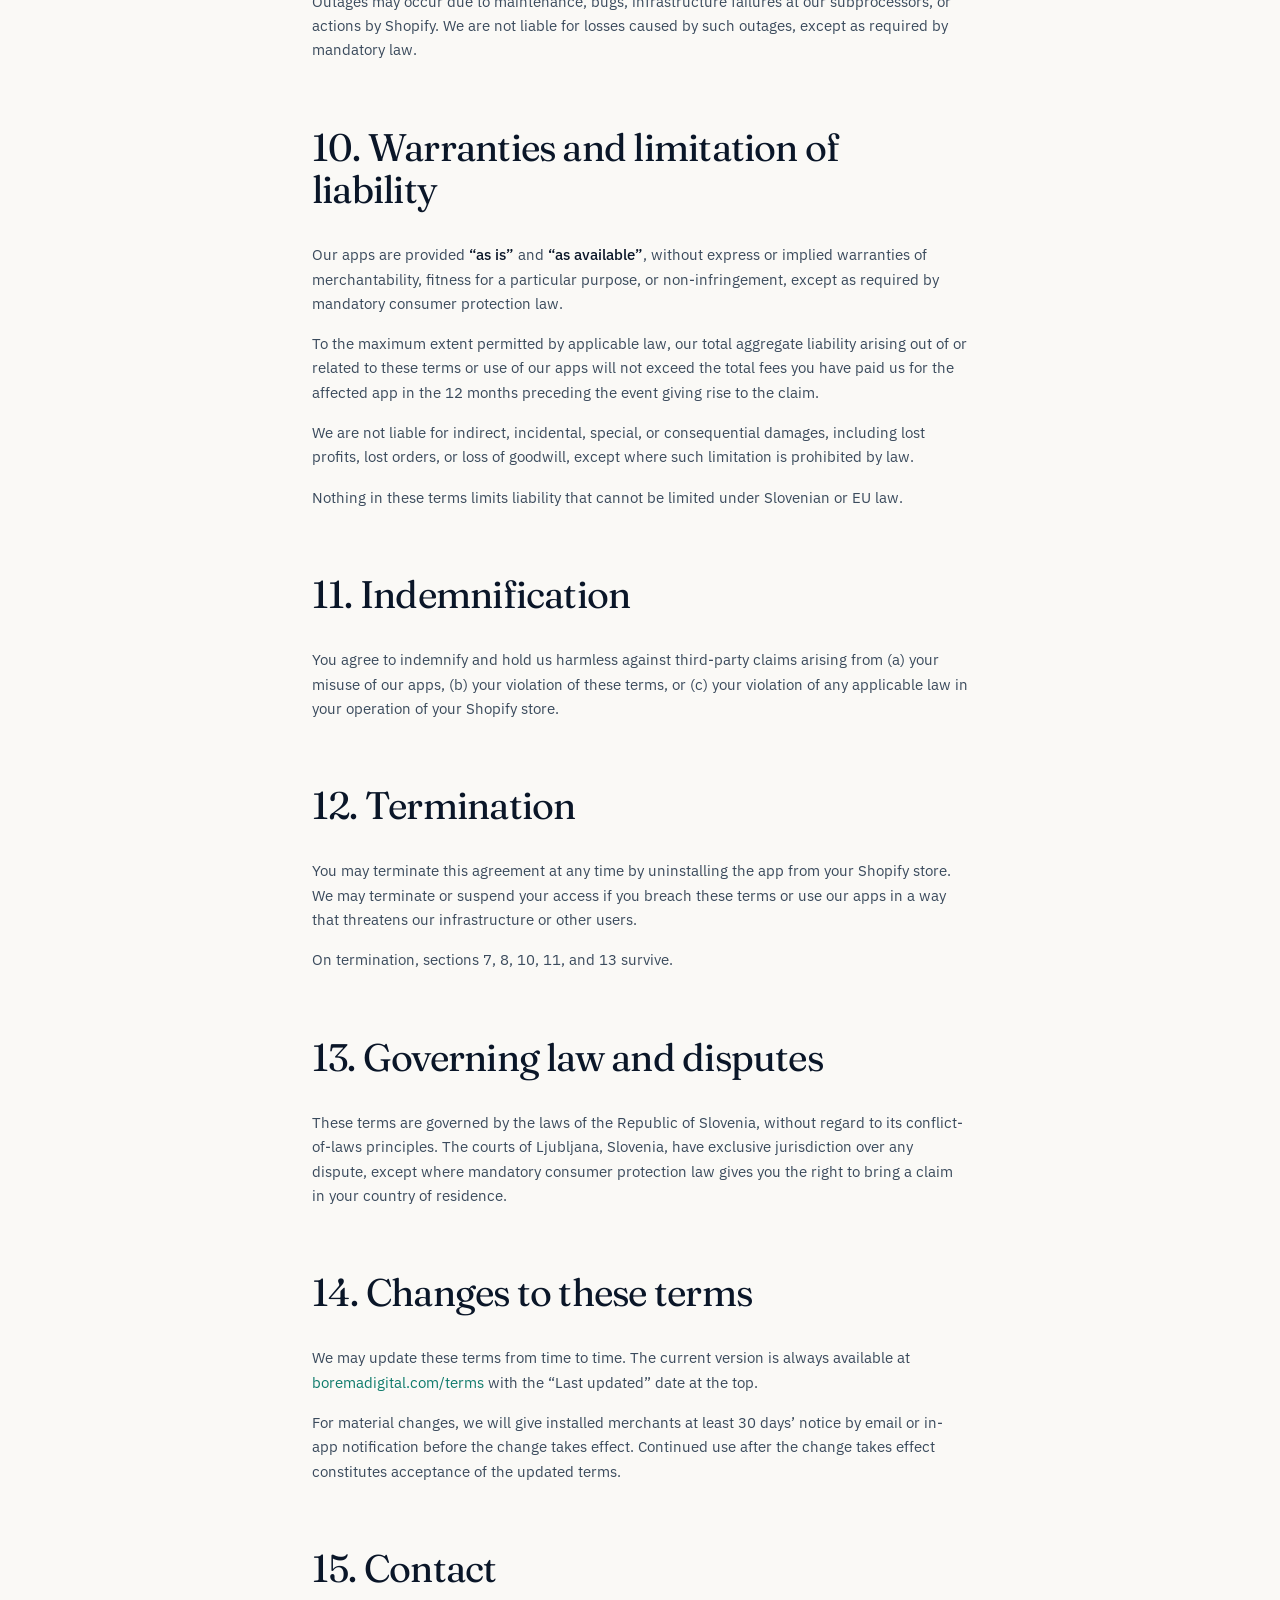
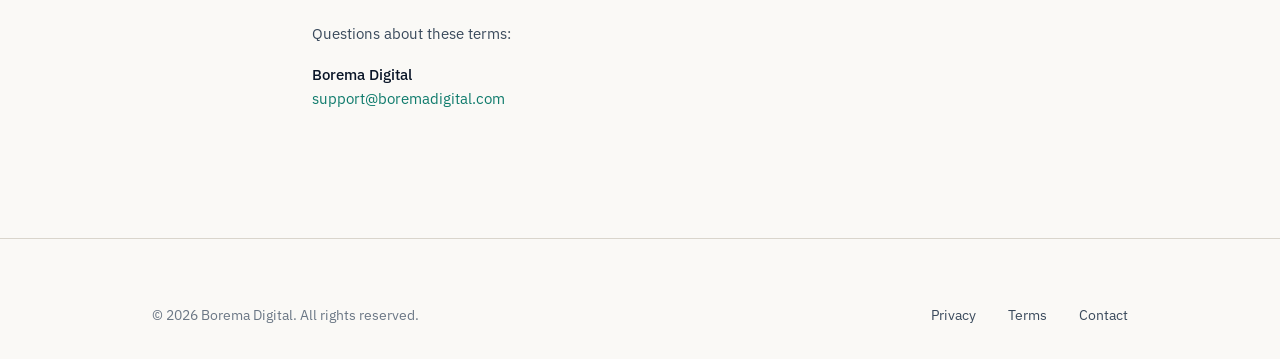
<file: terms/index.html>
<!DOCTYPE html>
<html lang="en">
<head>
<meta charset="UTF-8" />
<meta name="viewport" content="width=device-width, initial-scale=1.0" />
<title>Terms of Service — Borema Digital</title>
<meta name="description" content="Terms of service for Borema Digital and its Shopify apps." />
<link rel="icon" type="image/png" href="/assets/favicon.png" />
<link rel="stylesheet" href="/assets/styles.css" />
</head>
<body>

<header class="site-header">
  <div class="container-wide">
    <a href="/" class="logo">
      <img src="/assets/borema-logo.png" alt="" />
    </a>
    <nav class="site-nav">
      <a href="/#apps">Apps</a>
      <a href="/contact/">Contact</a>
    </nav>
  </div>
</header>

<main>

  <section class="hero">
    <div class="container">
      <span class="eyebrow">Legal</span>
      <h1>Terms of Service</h1>
      <p class="lead">
        The agreement between you and Borema Digital when you install
        and use our Shopify apps.
      </p>
      <p class="muted small">Last updated: 8 May 2026</p>
    </div>
  </section>

  <section class="container prose">

    <h2>1. Who these terms are with</h2>
    <p>
      These terms form an agreement between you (the
      &ldquo;<strong>Merchant</strong>&rdquo;, the Shopify store owner
      installing the app) and <strong>Katja Ožbolt s.p.</strong>, a
      sole proprietorship registered in Slovenia and trading as
      <strong>Borema Digital</strong> (&ldquo;we&rdquo;, &ldquo;us&rdquo;,
      &ldquo;our&rdquo;).
    </p>
    <p>
      By installing an app published by Borema Digital on the Shopify
      App Store, you accept these terms. If you do not accept them,
      uninstall the app.
    </p>

    <h2>2. What our apps do</h2>
    <p>
      Each Borema Digital app extends the functionality of a Shopify
      store in a specific, documented way. App descriptions on the
      Shopify App Store and on this site explain what each app does
      and what permissions it requires.
    </p>
    <p>
      Our apps run on top of Shopify&rsquo;s platform. They depend on
      Shopify APIs continuing to work as documented. If Shopify
      changes or removes a feature our app relies on, we may need to
      update or discontinue the affected functionality.
    </p>

    <h2>3. Account, installation, and access</h2>
    <p>
      To use a Borema Digital app you need an active Shopify account
      and, for some apps, a Shopify Plus plan. App installation grants
      us the OAuth scopes the app requests. We use those scopes only
      to provide the app&rsquo;s documented functionality.
    </p>
    <p>
      You are responsible for maintaining the security of your Shopify
      account and the devices you use to access our app dashboard.
    </p>

    <h2>4. Subscription and billing</h2>
    <p>
      Apps are billed through Shopify&rsquo;s billing system. Pricing,
      free trial length, and billing frequency are shown on each
      app&rsquo;s App Store listing and on its plan selection screen.
      Charges appear on your standard Shopify invoice.
    </p>
    <p>
      Where a free trial is offered, you will not be charged during
      the trial. Once the trial ends, the recurring charge begins
      automatically unless you uninstall the app first.
    </p>
    <p>
      We may change pricing for new installations at any time. For
      existing subscriptions, we will give at least 30 days&rsquo;
      notice before any price increase, sent through Shopify&rsquo;s
      standard subscription update mechanism.
    </p>

    <h2>5. Refunds</h2>
    <p>
      Subscription fees are generally non-refundable. If you uninstall
      mid-cycle you will not be re-charged at the next renewal, but no
      pro-rated refund is given for the partial period.
    </p>
    <p>
      If you experience a clear app-side bug that prevents normal use
      and we cannot resolve it within a reasonable time, contact
      support and we will work with you on a refund for the affected
      period.
    </p>

    <h2>6. Acceptable use</h2>
    <p>
      You agree not to:
    </p>
    <ul>
      <li>Reverse engineer, decompile, or attempt to extract the source code of our apps beyond what is permitted by applicable law.</li>
      <li>Use our apps to violate Shopify&rsquo;s Terms of Service or Acceptable Use Policy.</li>
      <li>Use our apps for fraud, money laundering, or any unlawful purpose.</li>
      <li>Resell, sublicense, or redistribute the apps to other parties as your own product.</li>
      <li>Attempt to circumvent billing or access controls.</li>
      <li>Use automated systems to overload our infrastructure.</li>
    </ul>
    <p>
      We may suspend or remove access to our apps if we reasonably
      believe these terms are being violated.
    </p>

    <h2>7. Intellectual property</h2>
    <p>
      All software, source code, designs, trademarks, and documentation
      published by Borema Digital remain our intellectual property or
      that of our licensors. Installing an app grants you a limited,
      non-exclusive, non-transferable licence to use the app on your
      Shopify store for the duration of your subscription.
    </p>
    <p>
      Your store data, products, customers, and orders remain yours.
      Our apps do not claim ownership of any merchant content.
    </p>

    <h2>8. Privacy</h2>
    <p>
      Our handling of personal data is described in the
      <a href="/privacy/">Privacy Policy</a>. By using our apps you
      acknowledge the practices described there.
    </p>

    <h2>9. Service availability</h2>
    <p>
      We aim to keep our apps available continuously, but we do not
      guarantee uninterrupted service. Outages may occur due to
      maintenance, bugs, infrastructure failures at our subprocessors,
      or actions by Shopify. We are not liable for losses caused by
      such outages, except as required by mandatory law.
    </p>

    <h2>10. Warranties and limitation of liability</h2>
    <p>
      Our apps are provided <strong>&ldquo;as is&rdquo;</strong> and
      <strong>&ldquo;as available&rdquo;</strong>, without express or
      implied warranties of merchantability, fitness for a particular
      purpose, or non-infringement, except as required by mandatory
      consumer protection law.
    </p>
    <p>
      To the maximum extent permitted by applicable law, our total
      aggregate liability arising out of or related to these terms or
      use of our apps will not exceed the total fees you have paid us
      for the affected app in the 12 months preceding the event giving
      rise to the claim.
    </p>
    <p>
      We are not liable for indirect, incidental, special, or
      consequential damages, including lost profits, lost orders, or
      loss of goodwill, except where such limitation is prohibited by
      law.
    </p>
    <p>
      Nothing in these terms limits liability that cannot be limited
      under Slovenian or EU law.
    </p>

    <h2>11. Indemnification</h2>
    <p>
      You agree to indemnify and hold us harmless against third-party
      claims arising from (a) your misuse of our apps, (b) your
      violation of these terms, or (c) your violation of any
      applicable law in your operation of your Shopify store.
    </p>

    <h2>12. Termination</h2>
    <p>
      You may terminate this agreement at any time by uninstalling the
      app from your Shopify store. We may terminate or suspend your
      access if you breach these terms or use our apps in a way that
      threatens our infrastructure or other users.
    </p>
    <p>
      On termination, sections 7, 8, 10, 11, and 13 survive.
    </p>

    <h2>13. Governing law and disputes</h2>
    <p>
      These terms are governed by the laws of the Republic of Slovenia,
      without regard to its conflict-of-laws principles. The courts of
      Ljubljana, Slovenia, have exclusive jurisdiction over any
      dispute, except where mandatory consumer protection law gives
      you the right to bring a claim in your country of residence.
    </p>

    <h2>14. Changes to these terms</h2>
    <p>
      We may update these terms from time to time. The current version
      is always available at
      <a href="https://boremadigital.com/terms/">boremadigital.com/terms</a>
      with the &ldquo;Last updated&rdquo; date at the top.
    </p>
    <p>
      For material changes, we will give installed merchants at least
      30 days&rsquo; notice by email or in-app notification before the
      change takes effect. Continued use after the change takes effect
      constitutes acceptance of the updated terms.
    </p>

    <h2>15. Contact</h2>
    <p>
      Questions about these terms:
    </p>
    <p>
      <strong>Borema Digital</strong><br />
      <a href="mailto:support@boremadigital.com">support@boremadigital.com</a>
    </p>

  </section>

</main>

<footer class="site-footer">
  <div class="container-wide">
    <div>
      &copy; <span id="year">2026</span> Borema Digital. All rights reserved.
    </div>
    <nav>
      <a href="/privacy/">Privacy</a>
      <a href="/terms/">Terms</a>
      <a href="/contact/">Contact</a>
    </nav>
  </div>
</footer>

<script>
  document.getElementById('year').textContent = new Date().getFullYear();
</script>

</body>
</html>
</file>
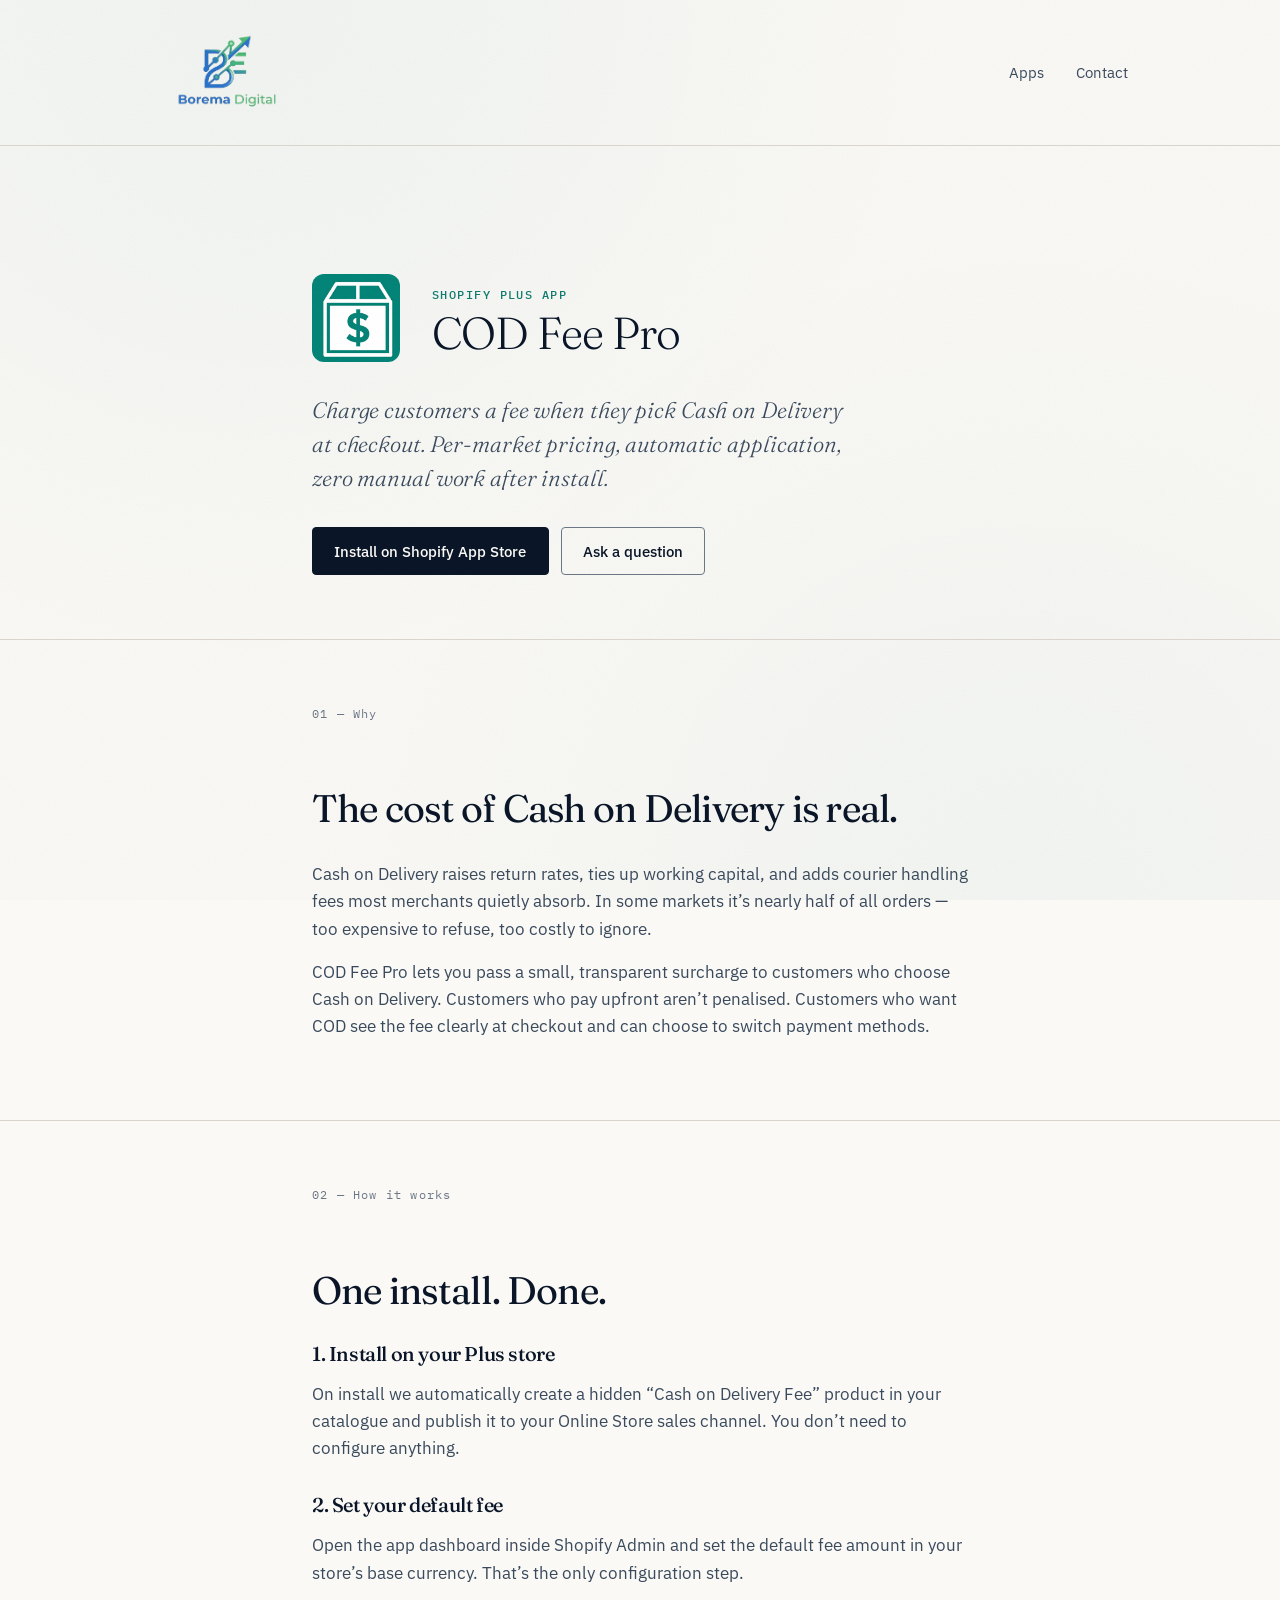
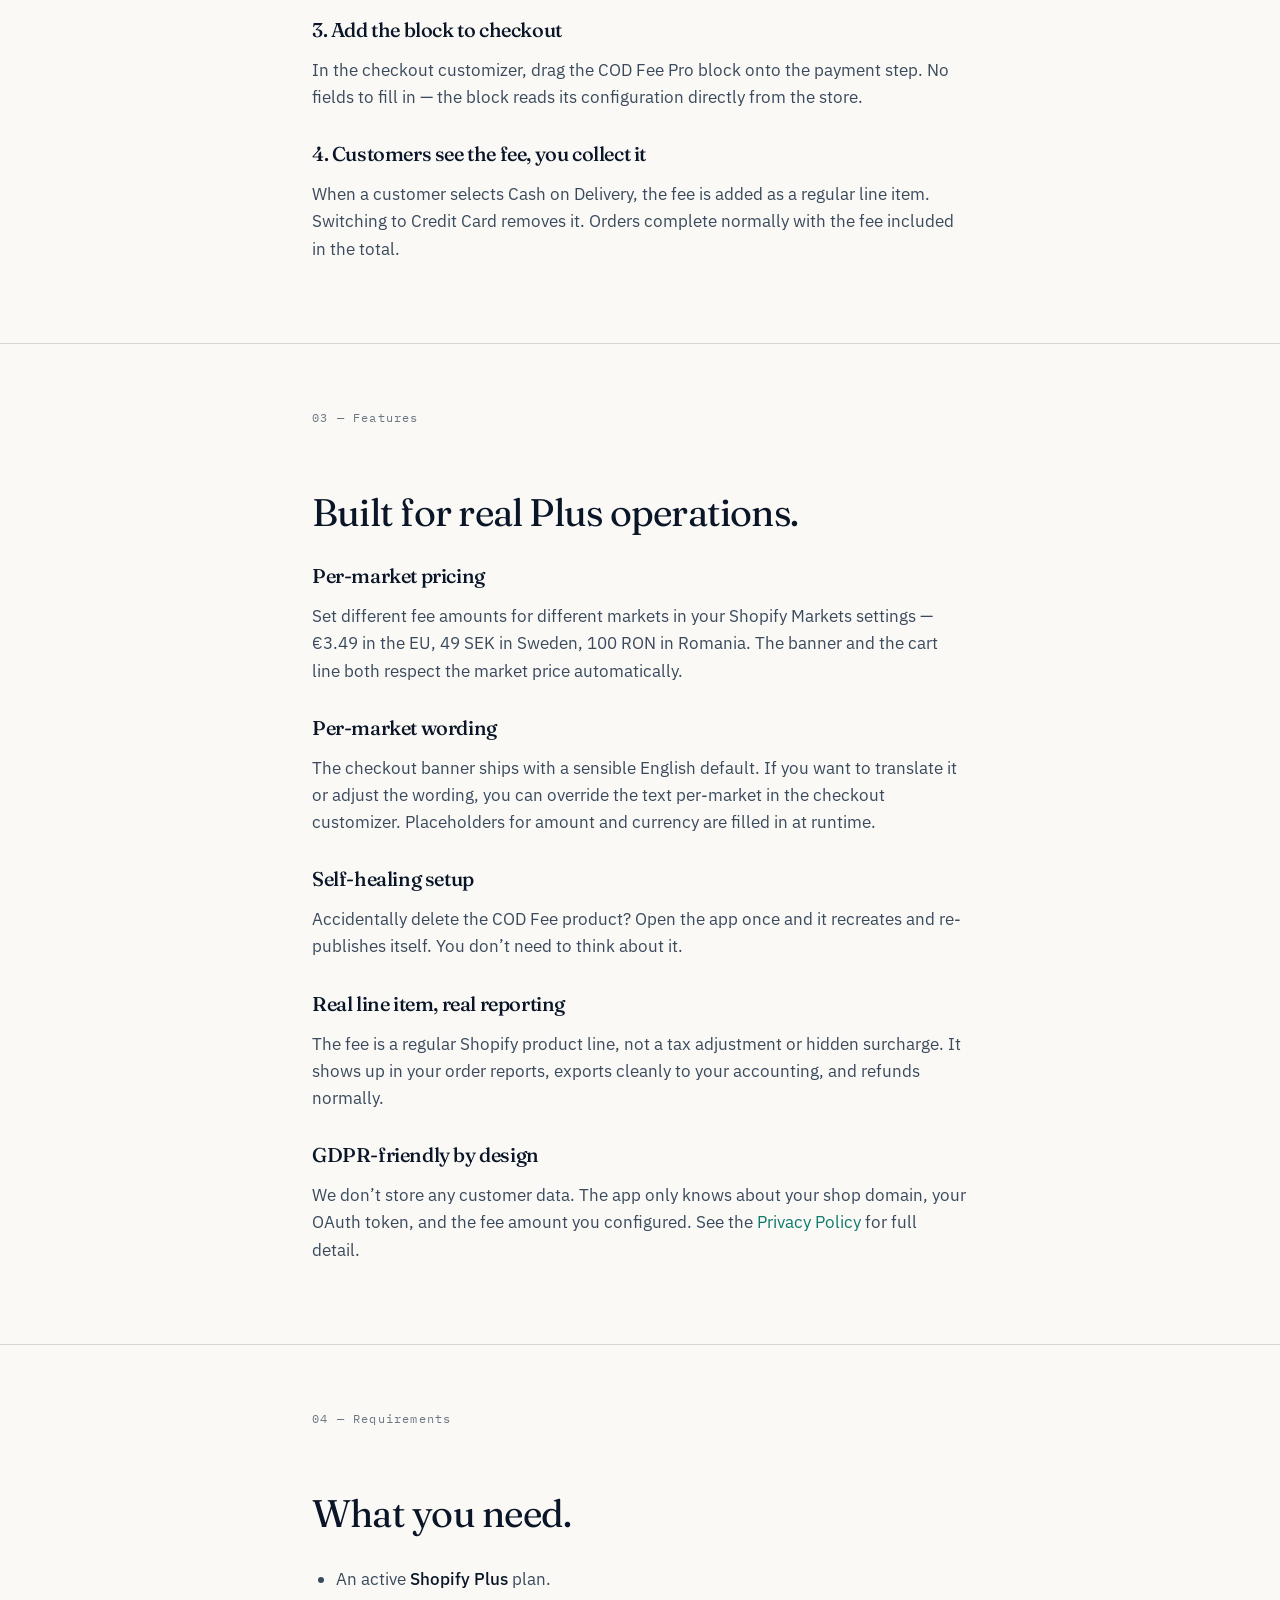
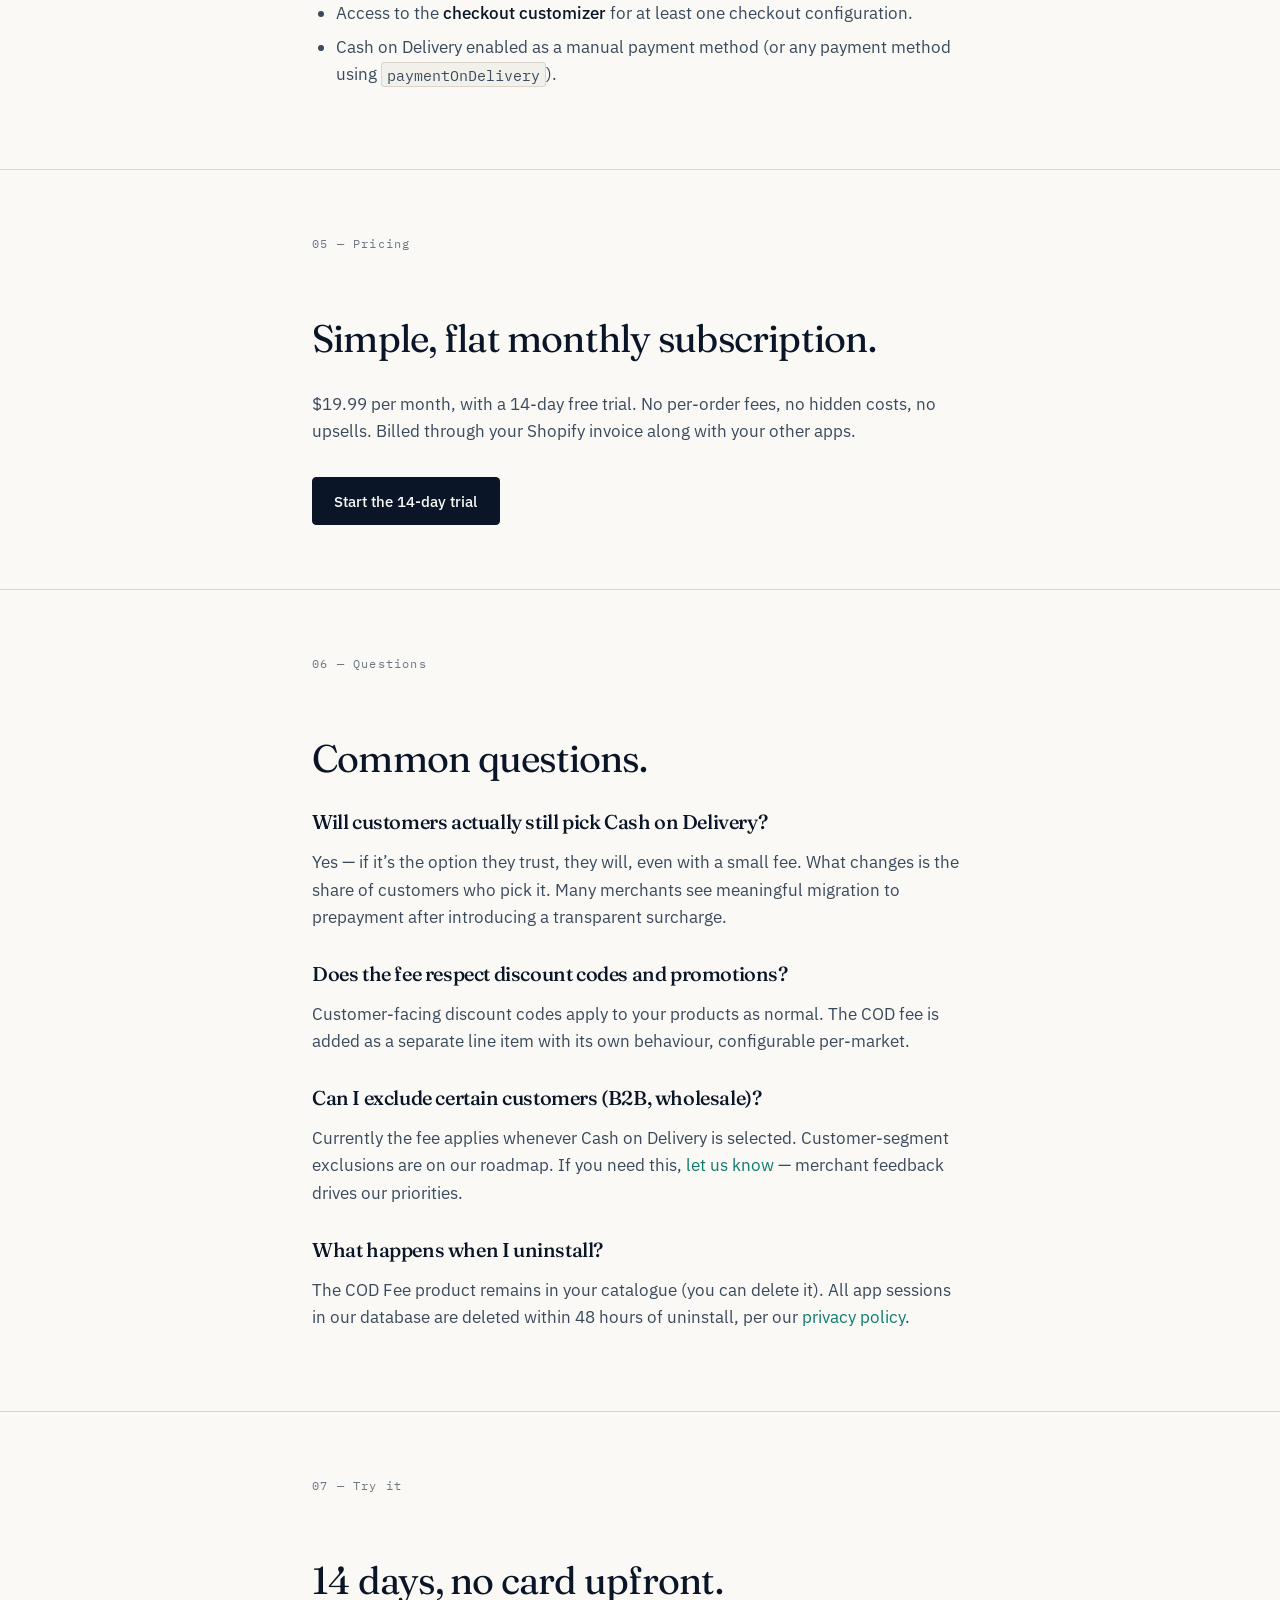
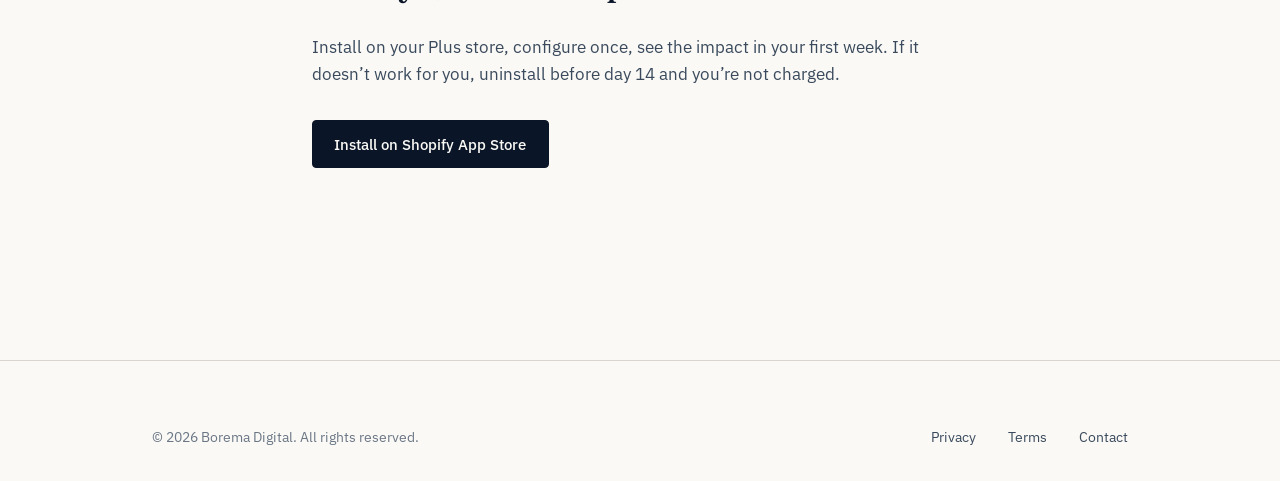
<file: apps/cod-fee-pro/index.html>
<!DOCTYPE html>
<html lang="en">
<head>
<meta charset="UTF-8" />
<meta name="viewport" content="width=device-width, initial-scale=1.0" />
<title>COD Fee Pro — Borema Digital</title>
<meta name="description" content="Charge customers a fee when they pick Cash on Delivery at checkout. For Shopify Plus." />
<meta property="og:title" content="COD Fee Pro" />
<meta property="og:description" content="Charge customers a fee when they pick Cash on Delivery at Shopify Plus checkout." />
<meta property="og:type" content="website" />
<link rel="icon" type="image/png" href="/assets/favicon.png" />
<link rel="stylesheet" href="/assets/styles.css" />
</head>
<body>

<header class="site-header">
  <div class="container-wide">
    <a href="/" class="logo">
      <img src="/assets/borema-logo.png" alt="" />
    </a>
    <nav class="site-nav">
      <a href="/#apps">Apps</a>
      <a href="/contact/">Contact</a>
    </nav>
  </div>
</header>

<main>

  <section class="hero">
    <div class="container">
      <div style="display:flex; align-items:center; gap: var(--space-md); margin-bottom: var(--space-md);">
        <div style="width: 88px; height: 88px; border-radius: 12px; overflow: hidden; flex-shrink: 0; background: var(--accent-soft); display: flex; align-items: center; justify-content: center;">
          <img src="/assets/cod-fee-pro-icon.png" alt="" style="width: 100%; height: 100%; object-fit: cover;" />
        </div>
        <div>
          <span class="eyebrow" style="margin-bottom: 0.25rem;">Shopify Plus app</span>
          <h1 style="font-size: clamp(2rem, 4vw, 2.8rem); margin: 0;">COD Fee Pro</h1>
        </div>
      </div>
      <p class="lead">
        Charge customers a fee when they pick Cash on Delivery at
        checkout. Per-market pricing, automatic application, zero
        manual work after install.
      </p>
      <div class="actions" style="margin-top: var(--space-md);">
        <!-- TODO: replace with the real Shopify App Store install URL once published -->
        <a href="#" class="btn">Install on Shopify App Store</a>
        <a href="/contact/" class="btn secondary" style="margin-left: 0.5rem;">Ask a question</a>
      </div>
    </div>
  </section>

  <section class="section">
    <div class="container">
      <span class="section-num">01 — Why</span>
      <h2>The cost of Cash on Delivery is real.</h2>
      <p>
        Cash on Delivery raises return rates, ties up working capital,
        and adds courier handling fees most merchants quietly absorb.
        In some markets it&rsquo;s nearly half of all orders — too
        expensive to refuse, too costly to ignore.
      </p>
      <p>
        COD Fee Pro lets you pass a small, transparent surcharge to
        customers who choose Cash on Delivery. Customers who pay
        upfront aren&rsquo;t penalised. Customers who want COD see the
        fee clearly at checkout and can choose to switch payment methods.
      </p>
    </div>
  </section>

  <section class="section">
    <div class="container">
      <span class="section-num">02 — How it works</span>
      <h2>One install. Done.</h2>

      <h3>1. Install on your Plus store</h3>
      <p>
        On install we automatically create a hidden &ldquo;Cash on
        Delivery Fee&rdquo; product in your catalogue and publish it
        to your Online Store sales channel. You don&rsquo;t need to
        configure anything.
      </p>

      <h3>2. Set your default fee</h3>
      <p>
        Open the app dashboard inside Shopify Admin and set the
        default fee amount in your store&rsquo;s base currency.
        That&rsquo;s the only configuration step.
      </p>

      <h3>3. Add the block to checkout</h3>
      <p>
        In the checkout customizer, drag the COD Fee Pro block onto
        the payment step. No fields to fill in — the block reads its
        configuration directly from the store.
      </p>

      <h3>4. Customers see the fee, you collect it</h3>
      <p>
        When a customer selects Cash on Delivery, the fee is added as
        a regular line item. Switching to Credit Card removes it.
        Orders complete normally with the fee included in the total.
      </p>
    </div>
  </section>

  <section class="section">
    <div class="container">
      <span class="section-num">03 — Features</span>
      <h2>Built for real Plus operations.</h2>

      <h3>Per-market pricing</h3>
      <p>
        Set different fee amounts for different markets in your
        Shopify Markets settings &mdash; €3.49 in the EU, 49 SEK in
        Sweden, 100 RON in Romania. The banner and the cart line both
        respect the market price automatically.
      </p>

      <h3>Per-market wording</h3>
      <p>
        The checkout banner ships with a sensible English default. If
        you want to translate it or adjust the wording, you can
        override the text per-market in the checkout customizer.
        Placeholders for amount and currency are filled in at runtime.
      </p>

      <h3>Self-healing setup</h3>
      <p>
        Accidentally delete the COD Fee product? Open the app once
        and it recreates and re-publishes itself. You don&rsquo;t need
        to think about it.
      </p>

      <h3>Real line item, real reporting</h3>
      <p>
        The fee is a regular Shopify product line, not a tax adjustment
        or hidden surcharge. It shows up in your order reports, exports
        cleanly to your accounting, and refunds normally.
      </p>

      <h3>GDPR-friendly by design</h3>
      <p>
        We don&rsquo;t store any customer data. The app only knows
        about your shop domain, your OAuth token, and the fee amount
        you configured. See the
        <a href="/privacy/">Privacy Policy</a> for full detail.
      </p>
    </div>
  </section>

  <section class="section">
    <div class="container">
      <span class="section-num">04 — Requirements</span>
      <h2>What you need.</h2>
      <ul>
        <li>An active <strong>Shopify Plus</strong> plan.</li>
        <li>Access to the <strong>checkout customizer</strong> for at least one checkout configuration.</li>
        <li>Cash on Delivery enabled as a manual payment method (or any payment method using <code>paymentOnDelivery</code>).</li>
      </ul>
    </div>
  </section>

  <section class="section">
    <div class="container">
      <span class="section-num">05 — Pricing</span>
      <h2>Simple, flat monthly subscription.</h2>
      <p>
        $19.99 per month, with a 14-day free trial. No per-order fees,
        no hidden costs, no upsells. Billed through your Shopify
        invoice along with your other apps.
      </p>
      <div class="actions" style="margin-top: var(--space-md);">
        <a href="#" class="btn">Start the 14-day trial</a>
      </div>
    </div>
  </section>

  <section class="section">
    <div class="container">
      <span class="section-num">06 — Questions</span>
      <h2>Common questions.</h2>

      <h3>Will customers actually still pick Cash on Delivery?</h3>
      <p>
        Yes &mdash; if it&rsquo;s the option they trust, they will,
        even with a small fee. What changes is the share of customers
        who pick it. Many merchants see meaningful migration to
        prepayment after introducing a transparent surcharge.
      </p>

      <h3>Does the fee respect discount codes and promotions?</h3>
      <p>
        Customer-facing discount codes apply to your products as
        normal. The COD fee is added as a separate line item with its
        own behaviour, configurable per-market.
      </p>

      <h3>Can I exclude certain customers (B2B, wholesale)?</h3>
      <p>
        Currently the fee applies whenever Cash on Delivery is selected.
        Customer-segment exclusions are on our roadmap. If you need
        this, <a href="/contact/">let us know</a> &mdash; merchant feedback drives our priorities.
      </p>

      <h3>What happens when I uninstall?</h3>
      <p>
        The COD Fee product remains in your catalogue (you can delete
        it). All app sessions in our database are deleted within 48
        hours of uninstall, per our
        <a href="/privacy/">privacy policy</a>.
      </p>
    </div>
  </section>

  <section class="section">
    <div class="container">
      <span class="section-num">07 — Try it</span>
      <h2>14 days, no card upfront.</h2>
      <p>
        Install on your Plus store, configure once, see the impact in
        your first week. If it doesn&rsquo;t work for you, uninstall
        before day 14 and you&rsquo;re not charged.
      </p>
      <div class="actions" style="margin-top: var(--space-md);">
        <a href="#" class="btn">Install on Shopify App Store</a>
      </div>
    </div>
  </section>

</main>

<footer class="site-footer">
  <div class="container-wide">
    <div>
      &copy; <span id="year">2026</span> Borema Digital. All rights reserved.
    </div>
    <nav>
      <a href="/privacy/">Privacy</a>
      <a href="/terms/">Terms</a>
      <a href="/contact/">Contact</a>
    </nav>
  </div>
</footer>

<script>
  document.getElementById('year').textContent = new Date().getFullYear();
</script>

</body>
</html>
</file>
<file: assets/styles.css>
/* Borema Digital — site styles */

@import url('https://fonts.googleapis.com/css2?family=Fraunces:opsz,wght@9..144,300;9..144,400;9..144,500;9..144,600&family=IBM+Plex+Sans:wght@300;400;500;600&family=IBM+Plex+Mono:wght@400;500&display=swap');

:root {
  --bg: #FAF9F6;
  --bg-alt: #F2F0EA;
  --ink: #0A1628;
  --ink-soft: #3A4A5C;
  --ink-muted: #6B7785;
  --rule: #D9D5CC;
  --accent: #0F7B6C;
  --accent-soft: #E8F0EE;
  --accent-strong: #084B43;

  --font-display: 'Fraunces', 'Times New Roman', serif;
  --font-body: 'IBM Plex Sans', -apple-system, BlinkMacSystemFont, sans-serif;
  --font-mono: 'IBM Plex Mono', 'SF Mono', Menlo, monospace;

  --max-w: 720px;
  --max-w-wide: 1040px;

  --space-xs: 0.5rem;
  --space-sm: 1rem;
  --space-md: 2rem;
  --space-lg: 4rem;
  --space-xl: 8rem;
}

/* --- Reset & base --- */

*, *::before, *::after { box-sizing: border-box; }

html {
  -webkit-text-size-adjust: 100%;
  scroll-behavior: smooth;
}

body {
  margin: 0;
  background: var(--bg);
  color: var(--ink);
  font-family: var(--font-body);
  font-weight: 400;
  font-size: 17px;
  line-height: 1.6;
  -webkit-font-smoothing: antialiased;
  -moz-osx-font-smoothing: grayscale;
  background-image:
    radial-gradient(circle at 20% 0%, rgba(15,123,108,0.04) 0%, transparent 50%),
    radial-gradient(circle at 80% 100%, rgba(15,123,108,0.03) 0%, transparent 50%);
  background-attachment: fixed;
  min-height: 100vh;
}

/* Subtle paper grain */
body::before {
  content: "";
  position: fixed;
  inset: 0;
  pointer-events: none;
  opacity: 0.4;
  z-index: 0;
  background-image: url("data:image/svg+xml;utf8,<svg xmlns='http://www.w3.org/2000/svg' width='200' height='200'><filter id='n'><feTurbulence type='fractalNoise' baseFrequency='0.85' numOctaves='2'/><feColorMatrix values='0 0 0 0 0  0 0 0 0 0  0 0 0 0 0  0 0 0 0.05 0'/></filter><rect width='200' height='200' filter='url(%23n)'/></svg>");
}

main, header, footer { position: relative; z-index: 1; }

/* --- Typography --- */

h1, h2, h3, h4 {
  font-family: var(--font-display);
  font-weight: 400;
  letter-spacing: -0.02em;
  color: var(--ink);
  margin: 0 0 var(--space-md) 0;
  line-height: 1.1;
  font-feature-settings: "ss01", "ss02";
}

h1 { font-size: clamp(2.4rem, 5.5vw, 4rem); font-weight: 300; }
h2 { font-size: clamp(1.7rem, 3vw, 2.4rem); font-weight: 400; margin-top: var(--space-lg); }
h3 { font-size: 1.25rem; font-weight: 500; margin-top: var(--space-md); margin-bottom: var(--space-sm); }
h4 { font-size: 1rem; font-weight: 500; margin-top: var(--space-md); margin-bottom: var(--space-xs); }

p {
  margin: 0 0 var(--space-sm) 0;
  color: var(--ink-soft);
}

a {
  color: var(--accent);
  text-decoration: none;
  border-bottom: 1px solid transparent;
  transition: border-color 0.15s ease, color 0.15s ease;
}

a:hover {
  border-bottom-color: var(--accent);
}

a.plain {
  color: inherit;
}

a.plain:hover {
  color: var(--accent);
  border-bottom-color: transparent;
}

strong { font-weight: 500; color: var(--ink); }
em { font-style: italic; }

ul, ol {
  margin: 0 0 var(--space-sm) 0;
  padding-left: 1.4em;
  color: var(--ink-soft);
}

ul li, ol li { margin-bottom: 0.4em; }

code {
  font-family: var(--font-mono);
  font-size: 0.9em;
  background: var(--bg-alt);
  padding: 0.1em 0.35em;
  border-radius: 3px;
  border: 1px solid var(--rule);
}

hr {
  border: none;
  border-top: 1px solid var(--rule);
  margin: var(--space-lg) 0;
}

/* --- Layout primitives --- */

.container {
  width: 100%;
  max-width: var(--max-w);
  margin: 0 auto;
  padding: 0 var(--space-md);
}

.container-wide {
  width: 100%;
  max-width: var(--max-w-wide);
  margin: 0 auto;
  padding: 0 var(--space-md);
}

.eyebrow {
  font-family: var(--font-mono);
  font-size: 0.75rem;
  font-weight: 500;
  letter-spacing: 0.12em;
  text-transform: uppercase;
  color: var(--accent);
  margin-bottom: var(--space-sm);
  display: inline-block;
}

.lead {
  font-family: var(--font-display);
  font-weight: 300;
  font-size: clamp(1.15rem, 2vw, 1.4rem);
  line-height: 1.5;
  color: var(--ink-soft);
  font-style: italic;
  letter-spacing: -0.005em;
}

.muted { color: var(--ink-muted); }
.small { font-size: 0.9rem; }

/* --- Header --- */

.site-header {
  padding: var(--space-md) 0;
  border-bottom: 1px solid var(--rule);
}

.site-header .container-wide {
  display: flex;
  align-items: center;
  justify-content: space-between;
  gap: var(--space-md);
}

.logo {
  display: flex;
  align-items: center;
  gap: 0.6rem;
  font-family: var(--font-display);
  font-weight: 500;
  font-size: 1.15rem;
  color: var(--ink);
  letter-spacing: -0.01em;
}

.logo:hover { border-bottom-color: transparent; color: var(--accent); }

.logo img {
  width: 150px;
  display: block;
}

.site-nav {
  display: flex;
  gap: var(--space-md);
  font-size: 0.95rem;
}

.site-nav a {
  color: var(--ink-soft);
  font-weight: 400;
}

.site-nav a:hover { color: var(--accent); }

/* --- Footer --- */

.site-footer {
  margin-top: var(--space-xl);
  padding: var(--space-lg) 0 var(--space-md) 0;
  border-top: 1px solid var(--rule);
  font-size: 0.9rem;
  color: var(--ink-muted);
}

.site-footer .container-wide {
  display: flex;
  flex-wrap: wrap;
  justify-content: space-between;
  gap: var(--space-md);
}

.site-footer a { color: var(--ink-soft); }
.site-footer a:hover { color: var(--accent); }

.site-footer nav {
  display: flex;
  gap: var(--space-md);
  flex-wrap: wrap;
}

/* --- Page-specific --- */

.hero {
  padding: var(--space-xl) 0 var(--space-lg) 0;
}

.hero h1 {
  margin-bottom: var(--space-md);
}

.hero .lead {
  max-width: 540px;
}

.section {
  padding: var(--space-lg) 0;
  border-top: 1px solid var(--rule);
}

.section:first-of-type { border-top: none; }

.section-num {
  font-family: var(--font-mono);
  font-size: 0.75rem;
  color: var(--ink-muted);
  letter-spacing: 0.1em;
  display: block;
  margin-bottom: var(--space-xs);
}

/* App card on homepage */
.apps {
  display: grid;
  grid-template-columns: 1fr;
  gap: var(--space-md);
  margin-top: var(--space-md);
}

.app-card {
  display: grid;
  grid-template-columns: 80px 1fr auto;
  gap: var(--space-md);
  align-items: center;
  padding: var(--space-md);
  background: var(--bg);
  border: 1px solid var(--rule);
  border-radius: 4px;
  text-decoration: none;
  color: inherit;
  border-bottom: 1px solid var(--rule);
  transition: border-color 0.15s ease, transform 0.15s ease;
}

.app-card:hover {
  border-color: var(--accent);
  transform: translateY(-1px);
}

.app-card .icon {
  width: 80px;
  height: 80px;
  background: var(--accent-soft);
  border-radius: 8px;
  display: flex;
  align-items: center;
  justify-content: center;
  overflow: hidden;
}

.app-card .icon img {
  width: 100%;
  height: 100%;
  object-fit: cover;
}

.app-card .meta h3 {
  margin: 0 0 0.25rem 0;
  font-family: var(--font-display);
  font-weight: 500;
  font-size: 1.2rem;
}

.app-card .meta p {
  margin: 0;
  font-size: 0.95rem;
  color: var(--ink-muted);
}

.app-card .arrow {
  font-size: 1.2rem;
  color: var(--ink-muted);
  transition: transform 0.15s ease, color 0.15s ease;
}

.app-card:hover .arrow {
  color: var(--accent);
  transform: translateX(2px);
}

/* Buttons */
.btn {
  display: inline-block;
  font-family: var(--font-body);
  font-size: 0.95rem;
  font-weight: 500;
  padding: 0.7em 1.4em;
  background: var(--ink);
  color: var(--bg);
  border: 1px solid var(--ink);
  border-radius: 4px;
  text-decoration: none;
  transition: background 0.15s ease, color 0.15s ease;
}

.btn:hover {
  background: var(--accent);
  border-color: var(--accent);
  color: var(--bg);
  border-bottom-color: var(--accent);
}

.btn.secondary {
  background: transparent;
  color: var(--ink);
  border-color: var(--ink-muted);
}

.btn.secondary:hover {
  background: var(--ink);
  color: var(--bg);
  border-color: var(--ink);
}

/* Long-form content (privacy, terms) */
.prose h2 { margin-top: var(--space-lg); }
.prose h3 { margin-top: var(--space-md); }
.prose p, .prose ul, .prose ol { font-size: 0.95rem; }

/* Definition list (used in legal pages) */
.prose dl {
  margin: var(--space-md) 0;
}

.prose dt {
  font-weight: 500;
  color: var(--ink);
  margin-top: var(--space-sm);
}

.prose dd {
  margin: 0 0 var(--space-sm) 0;
  color: var(--ink-soft);
  padding-left: var(--space-md);
}

/* --- Responsive --- */

@media (max-width: 640px) {
  body { font-size: 16px; }

  .site-header .container-wide {
    flex-direction: column;
    gap: var(--space-sm);
  }

  .site-nav {
    gap: var(--space-sm);
    font-size: 0.9rem;
  }

  .app-card {
    grid-template-columns: 60px 1fr;
    gap: var(--space-sm);
  }

  .app-card .icon { width: 60px; height: 60px; }
  .app-card .arrow { display: none; }

  .hero { padding: var(--space-lg) 0 var(--space-md) 0; }
  .section { padding: var(--space-md) 0; }
}

/* --- Page load animation --- */

@media (prefers-reduced-motion: no-preference) {
  .hero > * {
    opacity: 0;
    animation: fadeUp 0.6s ease forwards;
  }
  .hero .eyebrow { animation-delay: 0.05s; }
  .hero h1 { animation-delay: 0.15s; }
  .hero .lead { animation-delay: 0.3s; }
  .hero .actions { animation-delay: 0.45s; }
}

@keyframes fadeUp {
  from { opacity: 0; transform: translateY(8px); }
  to   { opacity: 1; transform: translateY(0); }
}
</file>
